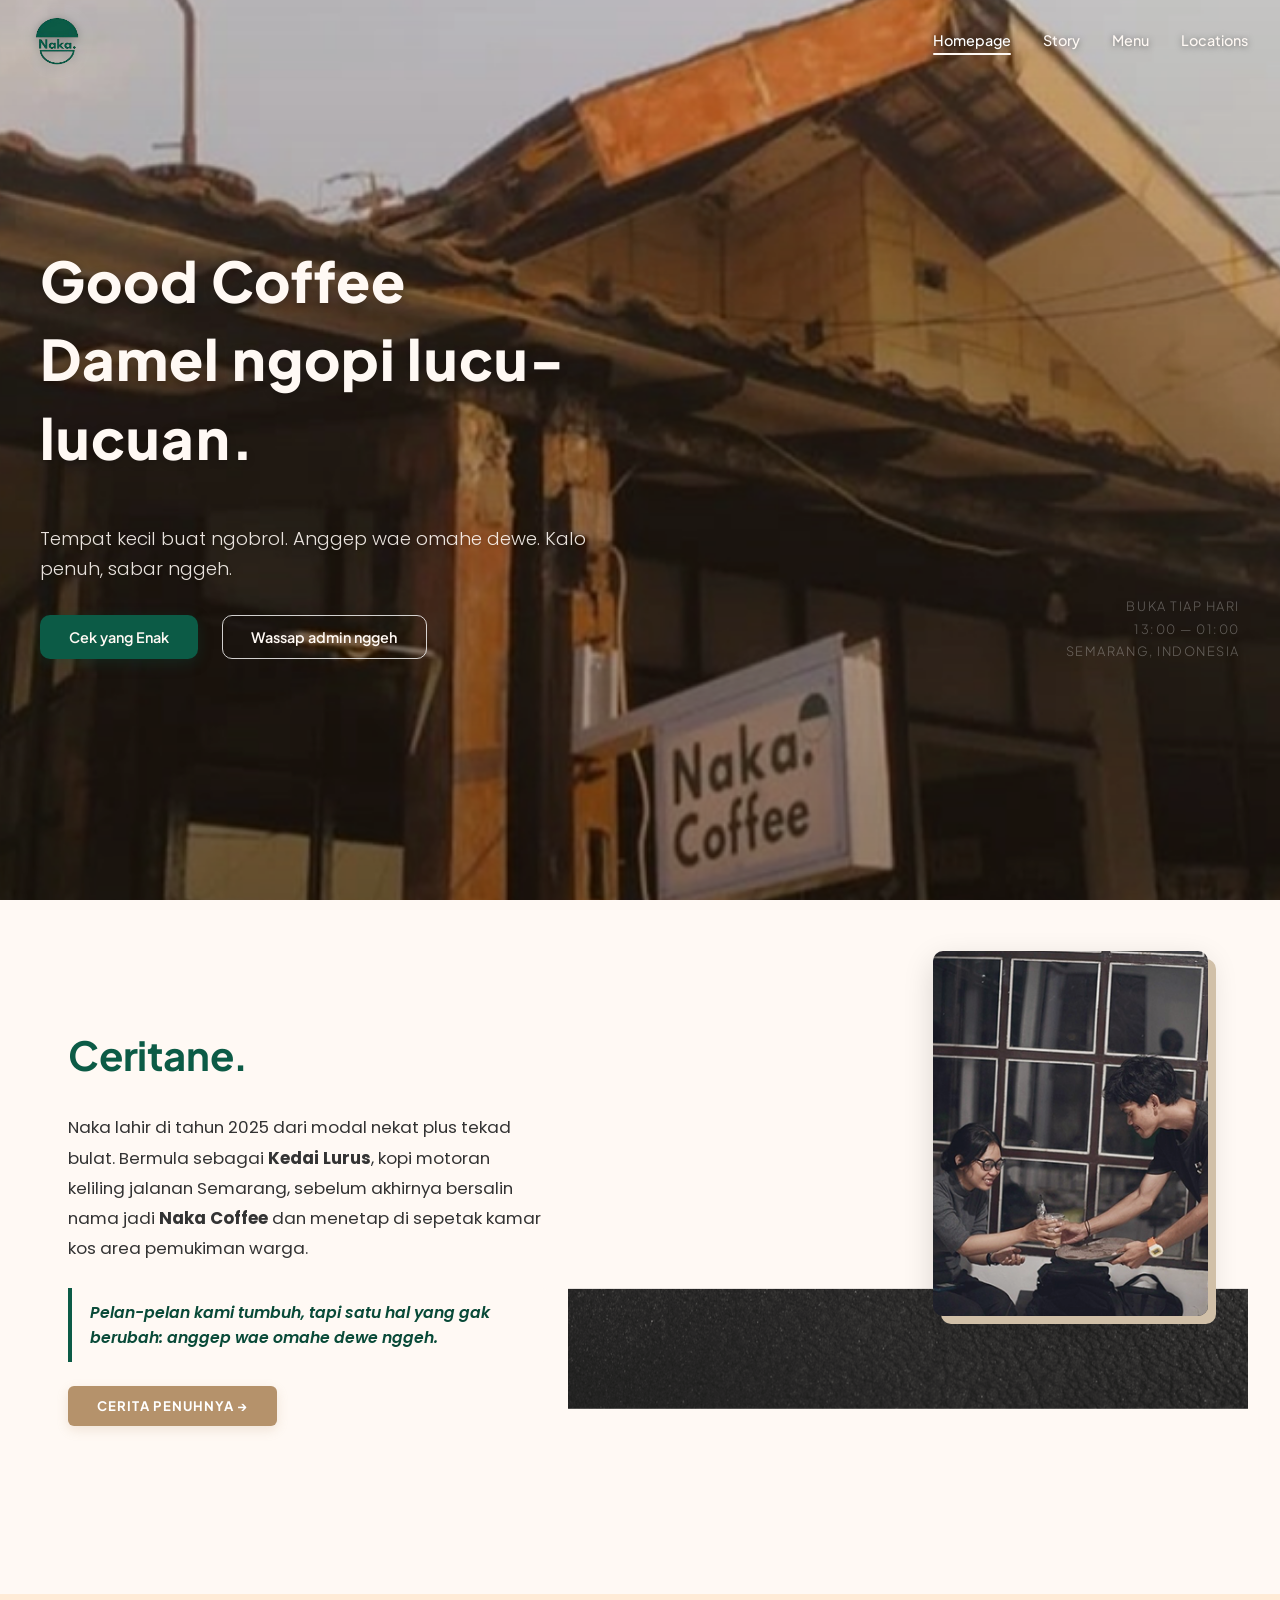
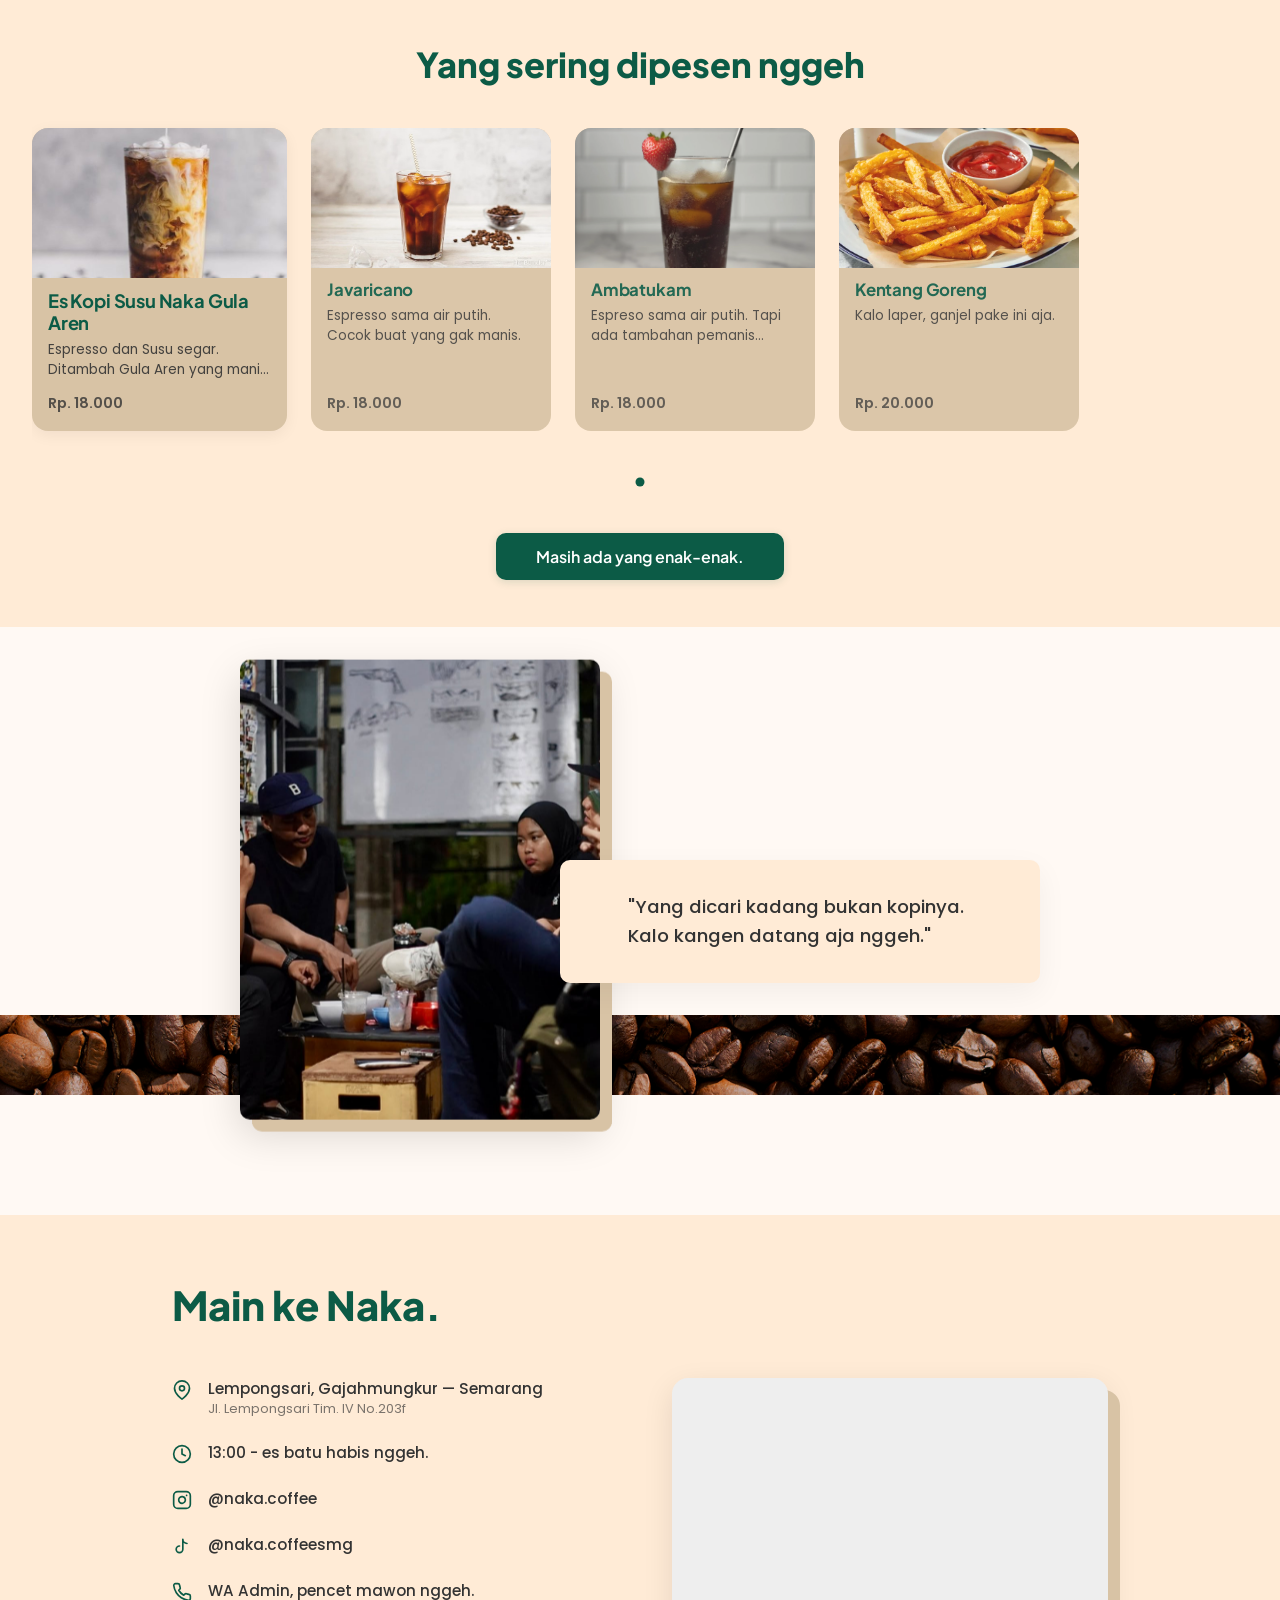
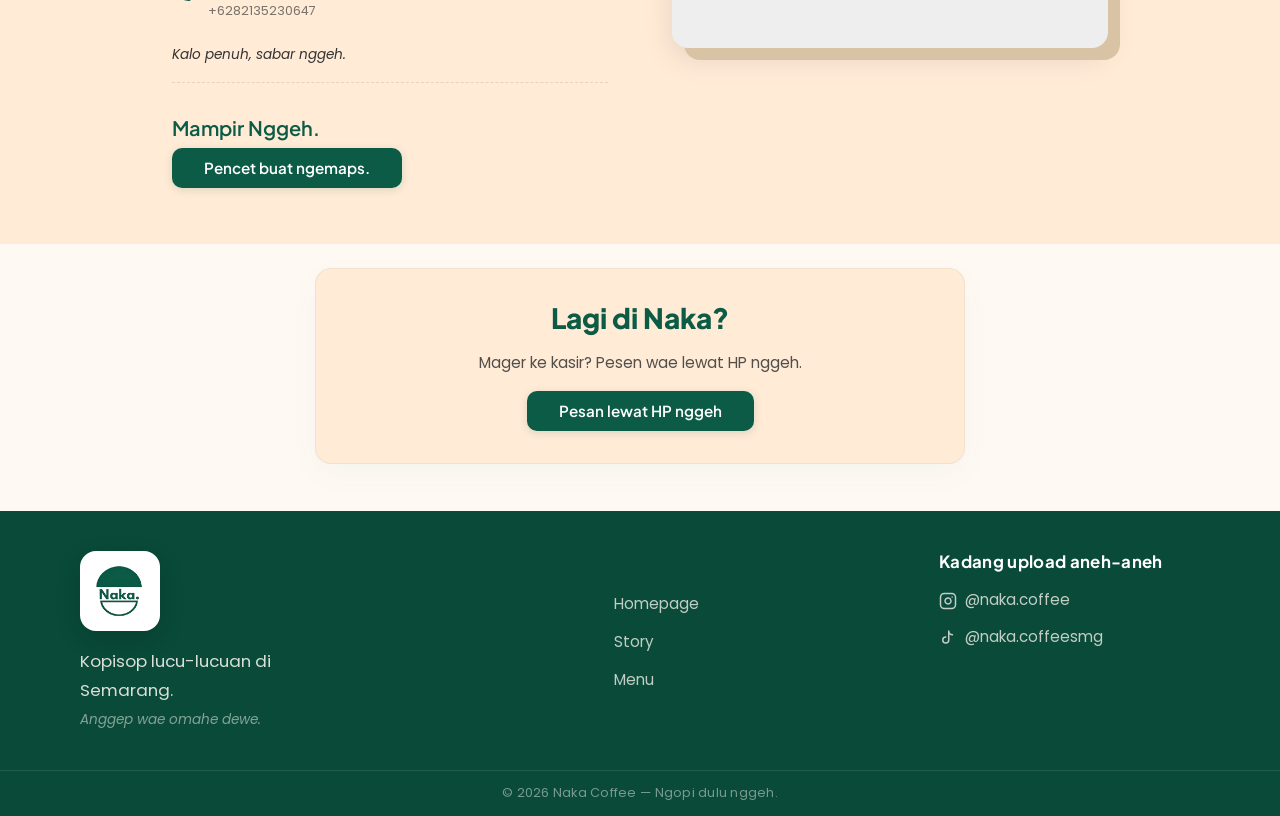
<file: index.html>
<!DOCTYPE html>
<html lang="id">
<head>
  <meta charset="UTF-8">
  <meta name="viewport" content="width=device-width, initial-scale=1.0">

  <meta name="description" content="Naka Coffee — Kopisop lucu-lucuan di Semarang. Tempat nyaman buat ngobrol, ngopi, dan numpang wifi sampai lupa pulang.">

  <title>Naka Coffee — Kopisop Lucu-Lucuan di Semarang</title>

  <link rel="canonical" href="https://nakacoffee.vercel.app/">

  <meta property="og:title" content="Naka Coffee — Kopisop Lucu-Lucuan di Semarang">
  <meta property="og:description" content="Kopisop lucu-lucuan di Semarang. Tempat nyaman buat ngobrol, ngopi, dan numpang wifi sampai lupa pulang.">
  <meta property="og:image" content="https://nakacoffee.vercel.app/assets/images/jumbotron.png">
  <meta property="og:url" content="https://nakacoffee.vercel.app/">
  <meta property="og:type" content="website">
  <meta property="og:locale" content="id_ID">

  <meta name="twitter:card" content="summary_large_image">
  <meta name="twitter:title" content="Naka Coffee — Kopisop Lucu-Lucuan di Semarang">
  <meta name="twitter:description" content="Kopisop lucu-lucuan di Semarang. Tempat nyaman buat ngobrol, ngopi, dan numpang wifi sampai lupa pulang.">
  <meta name="twitter:image" content="https://nakacoffee.vercel.app/assets/images/jumbotron.png">

  <link rel="icon" type="image/png" href="assets/images/favicon.png">

  <link rel="preconnect" href="https://fonts.googleapis.com">
  <link rel="preconnect" href="https://fonts.gstatic.com" crossorigin>
  <link href="https://fonts.googleapis.com/css2?family=Plus+Jakarta+Sans:wght@400;500;600;700;800&family=Poppins:wght@300;400;500;600&display=swap" rel="stylesheet">

  <link rel="stylesheet" href="styles.css">
  <meta name="google-site-verification" content="-7L4Zs4YghrIVbxfoNKdUTlyhTAjP7GDFUBg2Sh0Qq8" />
</head>
<body>

  <!-- ============ NAVBAR ============ -->
  <header class="navbar" id="navbar">
    <nav class="navbar__inner">
      <a href="#" class="navbar__logo" aria-label="Naka Coffee Home">
        <img src="assets/images/logo1.png" alt="Naka Coffee Logo" class="navbar__logo-default">
        <img src="assets/images/logo2.png" alt="Naka Coffee Logo" class="navbar__logo-scrolled">
      </a>

      <ul class="navbar__links" id="nav-links">
        <li class="navbar__mobile-header">
          <img src="assets/images/logo2.png" alt="Naka Coffee">
        </li>
        <li><a href="#hero" class="navbar__link navbar__link--active">Homepage</a></li>
        <li><a href="#story" class="navbar__link">Story</a></li>
        <li><a href="#product" class="navbar__link">Menu</a></li>
        <li><a href="#locations" class="navbar__link">Locations</a></li>
        <li class="navbar__mobile-footer">Kopisop lucu-lucuan di Semarang.</li>
      </ul>

      <button class="navbar__toggle" id="nav-toggle" aria-label="Toggle navigation" aria-expanded="false">
        <span class="navbar__toggle-bar"></span>
        <span class="navbar__toggle-bar"></span>
        <span class="navbar__toggle-bar"></span>
      </button>
    </nav>
  </header>

  <!-- ============ HERO SECTION ============ -->
  <section class="hero" id="hero">
    <div class="hero__overlay"></div>
    <img src="assets/images/jumbotron.png" alt="Naka Coffee ambience" class="hero__bg" data-parallax="0.4">

    <div class="hero__content" data-parallax="0.15">
      <div class="hero__text">
        <h1 class="hero__heading">Good Coffee<br>Damel ngopi lucu-lucuan.</h1>
        <p class="hero__subtitle">Tempat kecil buat ngobrol. Anggep wae omahe dewe. Kalo penuh, sabar nggeh.</p>
        <div class="hero__cta-group">
          <a href="#product" class="hero__cta" id="cta-find-product">Cek yang Enak</a>
          <a href="https://wa.me/6287807047000" rel="noopener noreferrer" target="_blank" class="hero__cta-outline" id="cta-visit-us">Wassap admin nggeh</a>
        </div>
      </div>
      <div class="hero__info-text">
        <span>Buka Tiap Hari</span>
        <span>13:00 &mdash; 01:00</span>
        <span>Semarang, Indonesia</span>
      </div>
    </div>
  </section>

  <!-- ============ OUR STORY SECTION ============ -->
  <section class="story" id="story">
    <div class="story__inner">
      <div class="story__text reveal-on-scroll">
        <h2 class="story__title">Ceritane.</h2>
        <p class="story__body">
          Naka lahir di tahun 2025 dari modal nekat plus tekad bulat. Bermula sebagai <strong>Kedai Lurus</strong>, kopi motoran keliling jalanan Semarang, sebelum akhirnya bersalin nama jadi <strong>Naka Coffee</strong> dan menetap di sepetak kamar kos area pemukiman warga.
        </p>
        <span class="story__body2">Pelan-pelan kami tumbuh, tapi satu hal yang gak berubah: anggep wae omahe dewe nggeh.</span>
        <a href="story.html" class="story__btn" id="btn-full-story">Cerita Penuhnya &rarr;</a>
      </div>

      <div class="story__images">
        <img
          src="assets/images/Accent1.png"
          alt=""
          class="story__img-accent reveal-on-scroll reveal-left"
          data-parallax="-0.1"
          loading="lazy"
          style="transition-delay: 0.2s;"
        >
        <img
          src="assets/images/NakaActivity1.png"
          alt="Suasana pengunjung asik ngobrol di Naka Coffee Semarang"
          class="story__img-main reveal-on-scroll reveal-up"
          loading="lazy"
          style="transition-delay: 0.4s;"
        >
      </div>
    </div>
  </section>

  <!-- ============ PRODUCT SECTION ============ -->
  <section class="product" id="product">
    <div class="product__inner">
      <h2 class="product__title reveal-on-scroll">Yang sering dipesen nggeh</h2>
      
      <div class="product__slider-wrapper reveal-on-scroll reveal-up">
        <div class="product__slider" id="product-slider"></div>
      </div>
      <div class="product__dots" id="product-dots"></div>
      
      <div class="product__actions reveal-on-scroll reveal-up">
        <a href="assets/Menu Naka.pdf" target="_blank" rel="noopener noreferrer" class="btn-primary" aria-label="Lihat menu lainnya">Masih ada yang enak-enak.</a>
      </div>
    </div>
  </section>

  <!-- ============ BREAK SECTION ============ -->
  <section class="break" id="break">
    <img src="assets/images/Accent2.png" alt="" class="break__accent reveal-on-scroll" data-parallax="-0.15" loading="lazy">
    
    <div class="break__inner">
      <img src="assets/images/NakaActivity2.png" alt="Barista Naka Coffee sedang menyiapkan kopi" class="break__img reveal-on-scroll reveal-up" data-parallax="0.05" loading="lazy">
      <div class="break__quote reveal-on-scroll reveal-left" style="transition-delay: 0.2s;">
        <p>"Yang dicari kadang bukan kopinya. Kalo kangen datang aja nggeh."</p>
      </div>
    </div>
  </section>

  <!-- ============ LOCATION & FEEDBACK ============ -->
  <section class="location" id="locations">
    <div class="location__inner">
      <h2 class="location__title reveal-on-scroll">Main ke Naka.</h2>

      <div class="location__grid">
        <div class="location__info reveal-on-scroll reveal-left">
          <ul class="contact-list">
            <li>
              <svg width="20" height="20" fill="none" stroke="currentColor" stroke-width="2" stroke-linecap="round" stroke-linejoin="round" viewBox="0 0 24 24"><path d="M21 10c0 7-9 13-9 13s-9-6-9-13a9 9 0 0 1 18 0z"></path><circle cx="12" cy="10" r="3"></circle></svg>
              <div class="contact-list__content">
                <a href="https://maps.app.goo.gl/NaJeGdJ4hbuuddfY6" target="_blank" class="contact-list__primary">Lempongsari, Gajahmungkur — Semarang</a>
                <span class="contact-list__secondary">Jl. Lempongsari Tim. IV No.203f</span>
              </div>
            </li>
            <li>
              <svg width="20" height="20" fill="none" stroke="currentColor" stroke-width="2" stroke-linecap="round" stroke-linejoin="round" viewBox="0 0 24 24"><circle cx="12" cy="12" r="10"></circle><polyline points="12 6 12 12 16 14"></polyline></svg>
              <div class="contact-list__content">
                <span class="contact-list__primary">13:00 - es batu habis nggeh.</span>
              </div>
            </li>
            <li>
              <svg width="20" height="20" fill="none" stroke="currentColor" stroke-width="2" stroke-linecap="round" stroke-linejoin="round" viewBox="0 0 24 24"><rect x="2" y="2" width="20" height="20" rx="5" ry="5"></rect><path d="M16 11.37A4 4 0 1 1 12.63 8 4 4 0 0 1 16 11.37z"></path><line x1="17.5" y1="6.5" x2="17.51" y2="6.5"></line></svg>
              <div class="contact-list__content">
                <a href="https://www.instagram.com/naka.coffee?igsh=ZnR2Z24wN2Zjd3lz" target="_blank" class="contact-list__primary">@naka.coffee</a>
              </div>
            </li>
            <li>
              <svg width="20" height="20" fill="none" stroke="currentColor" stroke-width="2" stroke-linecap="round" stroke-linejoin="round" viewBox="0 0 24 24"><path d="M9 12a4 4 0 1 0 4 4V4a5 5 0 0 0 5 5"></path></svg>
              <div class="contact-list__content">
                <a href="https://www.tiktok.com/@naka.coffeesmg?_r=1&_t=ZS-954JW2csxDJ" target="_blank" class="contact-list__primary">@naka.coffeesmg</a>
              </div>
            </li>
            <li>
              <svg width="20" height="20" fill="none" stroke="currentColor" stroke-width="2" stroke-linecap="round" stroke-linejoin="round" viewBox="0 0 24 24"><path d="M22 16.92v3a2 2 0 0 1-2.18 2 19.79 19.79 0 0 1-8.63-3.07 19.5 19.5 0 0 1-6-6 19.79 19.79 0 0 1-3.07-8.67A2 2 0 0 1 4.11 2h3a2 2 0 0 1 2 1.72 12.84 12.84 0 0 0 .7 2.81 2 2 0 0 1-.45 2.11L8.09 9.91a16 16 0 0 0 6 6l1.27-1.27a2 2 0 0 1 2.11-.45 12.84 12.84 0 0 0 2.81.7A2 2 0 0 1 22 16.92z"></path></svg>
              <div class="contact-list__content">
                <a href="https://wa.me/6282135230647?text=Halo%20Naka%20Coffe%2C%20Nanya%20dung%2C%20boleh%3F" target="_blank" class="contact-list__primary">WA Admin, pencet mawon nggeh.</a>
                <span class="contact-list__secondary">+6282135230647</span>
              </div>
            </li>
          </ul>
          <p class="location__microcopy reveal-on-scroll">Kalo penuh, sabar nggeh.</p>

          <div class="location__cta reveal-on-scroll reveal-up">
            <h3 class="location__cta-title">Mampir Nggeh.</h3>
            <a href="https://maps.app.goo.gl/NaJeGdJ4hbuuddfY6" target="_blank" rel="noopener noreferrer" class="btn-primary btn-primary--location" aria-label="Buka Google Maps ke lokasi Naka Coffee">Pencet buat ngemaps.</a>
          </div>
        </div>

        <div class="location__map reveal-on-scroll reveal-up">
          <iframe 
            src="https://www.google.com/maps/embed?pb=!1m18!1m12!1m3!1d366.8198239532308!2d110.415025018221!3d-6.997119945966583!2m3!1f0!2f0!3f0!3m2!1i1024!2i768!4f13.1!3m3!1m2!1s0x2e708b31f307bd89%3A0xec95342b54eb924c!2sNaka%20coffee!5e0!3m2!1sid!2sid!4v1774155692115!5m2!1sid!2sid" 
            width="100%" 
            height="100%" 
            style="border:0;" 
            allowfullscreen="" 
            loading="lazy" 
            referrerpolicy="no-referrer-when-downgrade">
          </iframe>
        </div>
      </div>
    </div>
  </section>

  <!-- ============ DIRECT ORDER MINISECTION ============ -->
  <section class="order-direct" id="order-direct">
    <div class="order-direct__inner">
      <div class="order-direct__card reveal-on-scroll reveal-up">
        <h3 class="order-direct__title">Lagi di Naka?</h3>
        <p class="order-direct__desc">Mager ke kasir? Pesen wae lewat HP nggeh.</p>
        <a href="order/" class="btn-primary btn-primary--direct" aria-label="Pesan langsung dari HP">Pesan lewat HP nggeh</a>
      </div>
    </div>
  </section>

  <!-- ============ FOOTER ============ -->
  <footer class="footer">
    <div class="footer__inner">
      <div class="footer__col footer__col--brand">
        <div class="footer__logo">
          <img src="assets/images/logo2.png" alt="Naka Coffee Logo" loading="lazy">
        </div>
        <p class="footer__tagline">Kopisop lucu-lucuan di Semarang.</p>
        <p class="footer__microcopy">Anggep wae omahe dewe.</p>
      </div>
      
      <div class="footer__col">
        <ul>
          <li><a href="#hero">Homepage</a></li>
          <li><a href="#story">Story</a></li>
          <li><a href="#product">Menu</a></li>
        </ul>
      </div>
      
      <div class="footer__col">
        <h3 class="footer__social-heading">Kadang upload aneh-aneh</h3>
        <ul class="footer__social">
          <li>
            <svg width="18" height="18" fill="none" stroke="currentColor" stroke-width="2" stroke-linecap="round" stroke-linejoin="round" viewBox="0 0 24 24" aria-hidden="true"><rect x="2" y="2" width="20" height="20" rx="5" ry="5"></rect><path d="M16 11.37A4 4 0 1 1 12.63 8 4 4 0 0 1 16 11.37z"></path><line x1="17.5" y1="6.5" x2="17.51" y2="6.5"></line></svg>
            <a href="https://www.instagram.com/naka.coffee?igsh=ZnR2Z24wN2Zjd3lz" target="_blank" rel="noopener noreferrer" aria-label="Kunjungi Instagram Naka Coffee">@naka.coffee</a>
          </li>
          <li>
            <svg width="18" height="18" fill="none" stroke="currentColor" stroke-width="2" stroke-linecap="round" stroke-linejoin="round" viewBox="0 0 24 24" aria-hidden="true"><path d="M9 12a4 4 0 1 0 4 4V4a5 5 0 0 0 5 5"></path></svg>
            <a href="https://www.tiktok.com/@naka.coffeesmg?_r=1&_t=ZS-954JW2csxDJ" target="_blank" rel="noopener noreferrer" aria-label="Kunjungi TikTok Naka Coffee">@naka.coffeesmg</a>
          </li>
        </ul>
      </div>
    </div>
    <div class="footer__bottom">
      <p>&copy; 2026 Naka Coffee — Ngopi dulu nggeh.</p>
    </div>
  </footer>


  <!-- Local Business Structured Data -->
  <script type="application/ld+json">
  {
    "@context": "https://schema.org",
    "@type": "CafeOrCoffeeShop",
    "name": "Naka Coffee",
    "image": "https://borgirrax.github.io/naka-landing-page/assets/images/jumbotron.png",
    "description": "Kopisop lucu-lucuan di Semarang. Tempat nyaman buat ngobrol, ngopi, dan numpang wifi sampai lupa pulang.",
    "address": {
      "@type": "PostalAddress",
      "streetAddress": "Jl. Lempongsari Tim. IV No.203f",
      "addressLocality": "Gajahmungkur, Semarang",
      "addressRegion": "Jawa Tengah",
      "addressCountry": "ID"
    },
    "url": "https://borgirrax.github.io/naka-landing-page/",
    "telephone": "+6282135230647",
    "sameAs": [
      "https://www.instagram.com/naka.coffee",
      "https://www.tiktok.com/@naka.coffeesmg"
    ]
  }
  </script>

  <!-- Scripts -->
  <script src="script.js"></script>
</body>
</html>
</file>
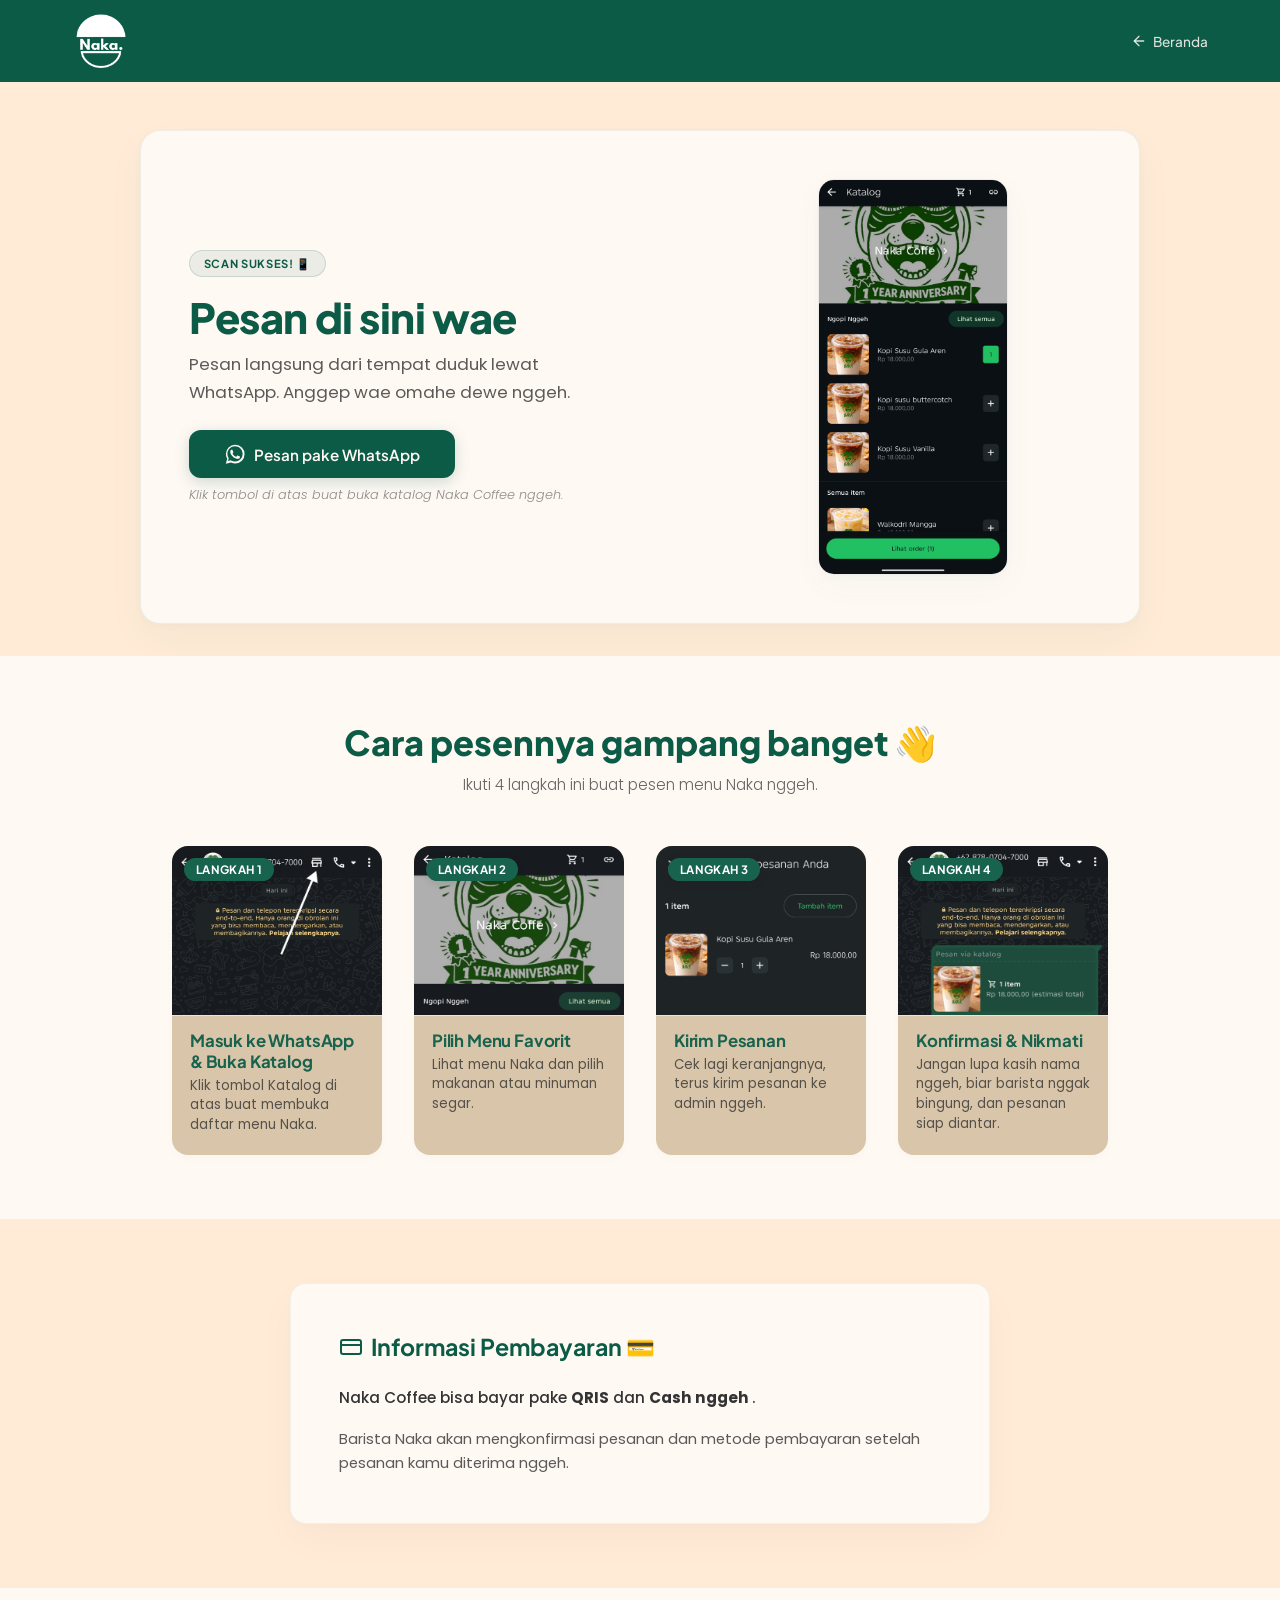
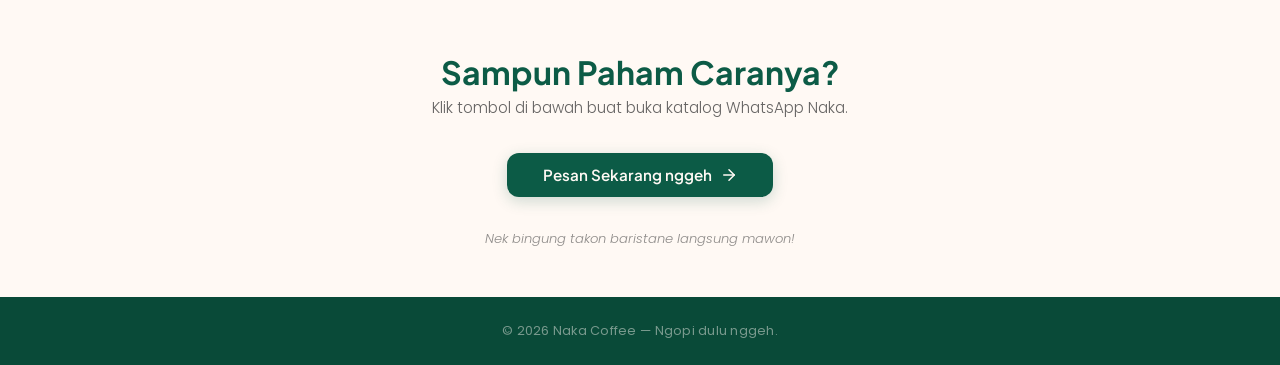
<file: order/index.html>
<!DOCTYPE html>
<html lang="id">
<head>
  <meta charset="UTF-8">
  <meta name="viewport" content="width=device-width, initial-scale=1.0">
  <meta name="description" content="Pesan kopi dan makanan favoritmu di Naka Coffee langsung dari tempat duduk via WhatsApp. Cepat, gampang, tanpa perlu antre ke kasir!">
  <title>Pesan di Sini Wae ☕ — Naka Coffee</title>

  <link rel="icon" type="image/jpeg" href="../assets/images/favicon.png">
  <link rel="preconnect" href="https://fonts.googleapis.com">
  <link rel="preconnect" href="https://fonts.gstatic.com" crossorigin>
  <link href="https://fonts.googleapis.com/css2?family=Plus+Jakarta+Sans:wght@400;500;600;700;800&family=Poppins:wght@300;400;500;600&display=swap" rel="stylesheet">
  <link rel="stylesheet" href="../styles.css">
  <link rel="stylesheet" href="styles.css">
</head>
<body class="order-page">

  <!-- ============ HEADER ============ -->
  <header class="order-header">
    <div class="order-header__inner">
      <a href="../index.html" class="order-header__logo" aria-label="Kembali ke Beranda Naka Coffee">
        <img src="../assets/images/logo_naka_putih.png" alt="Naka Coffee Logo">
      </a>
      <a href="../index.html" class="order-header__back-btn">
        <svg width="16" height="16" fill="none" stroke="currentColor" stroke-width="2" stroke-linecap="round" stroke-linejoin="round" viewBox="0 0 24 24"><line x1="19" y1="12" x2="5" y2="12"></line><polyline points="12 19 5 12 12 5"></polyline></svg>
        <span>Beranda</span>
      </a>
    </div>
  </header>

  <!-- ============ HERO & CTA ============ -->
  <section class="order-hero">
    <div class="order-hero__container">
      <div class="order-hero-card">

        <div class="order-hero-card__content">
          <div class="order-hero__badge">Scan Sukses! 📱</div>
          <h1 class="order-hero__heading">Pesan di sini wae</h1>
          <p class="order-hero__subtitle">Pesan langsung dari tempat duduk lewat WhatsApp. Anggep wae omahe dewe nggeh.</p>

          <div class="order-hero__cta-wrapper">
            <a href="https://wa.me/6287807047000" target="_blank" rel="noopener noreferrer" class="order-btn-cta order-btn-cta--primary">
              <svg width="22" height="22" fill="currentColor" viewBox="0 0 24 24"><path d="M12.031 2a9.965 9.965 0 0 0-9.96 9.96c0 1.838.5 3.568 1.455 5.097l-1.545 5.65 5.792-1.517v-.004c1.427.778 3.037 1.189 4.678 1.19a9.97 9.97 0 0 0 9.96-9.97A9.967 9.967 0 0 0 12.031 2zm0 1.662c4.583 0 8.307 3.725 8.308 8.307a8.304 8.304 0 0 1-8.308 8.308 8.286 8.286 0 0 1-4.225-1.155l-.304-.18-3.14.82.835-3.057-.197-.314a8.277 8.277 0 0 1-1.277-4.422c0-4.582 3.724-8.307 8.308-8.307zm-3.6 3.633c-.22 0-.46.068-.66.19-.203.123-.396.305-.515.524-.223.407-.468.966-.468 1.765 0 1.006.417 2.052.923 2.686.5.63 2.1 3.2 4.694 4.218.62.244 1.1.39 1.474.51.62.197 1.185.167 1.632.1.5-.078 1.546-.632 1.762-1.243.217-.61.217-1.135.152-1.243-.065-.108-.238-.17-.506-.305-.268-.135-1.583-.78-1.826-.867-.244-.087-.42-.132-.6.136-.18.267-.694.868-.85 1.05-.157.18-.314.204-.582.07a7.336 7.336 0 0 1-2.158-1.332 8.084 8.084 0 0 1-1.492-1.854c-.156-.27-.017-.417.118-.552.122-.122.268-.315.402-.472.135-.158.18-.268.27-.45.088-.18.044-.34-.02-.474-.064-.135-.584-1.408-.8-1.928-.21-.51-.442-.44-.603-.448-.156-.007-.336-.007-.516-.007z"/></svg>
              <span>Pesan pake WhatsApp</span>
            </a>
            <p class="order-hero__cta-micro">Klik tombol di atas buat buka katalog Naka Coffee nggeh.</p>
          </div>
        </div>

        <!-- Visual Placeholder (guidance2.png) -->
        <div class="order-hero-card__visual">
          <div class="order-hero-visual-wrapper">
            <img src="../assets/images/guideance2.png" alt="Panduan Pemesanan Naka Coffee" class="order-hero-placeholder-img" loading="lazy">
          </div>
        </div>

      </div>
    </div>
  </section>

  <!-- ============ TUTORIAL ============ -->
  <section class="order-tutorial">
    <div class="order-container">
      <h2 class="order-section-title">Cara pesennya gampang banget 👋</h2>
      <p class="order-section-subtitle">Ikuti 4 langkah ini buat pesen menu Naka nggeh.</p>

      <div class="tutorial-grid">
        <div class="tutorial-card">
          <div class="tutorial-card__badge">Langkah 1</div>
          <div class="tutorial-card__image-wrapper">
            <img src="../assets/images/guideance1.png" alt="Langkah 1: Masuk ke WhatsApp Naka" class="tutorial-screenshot-img zoomable" loading="lazy">
            <div class="tutorial-screenshot-overlay">Klik buat perbesar 🔍</div>
          </div>
          <div class="tutorial-card__content">
            <h3 class="tutorial-card__title">Masuk ke WhatsApp & Buka Katalog</h3>
            <p class="tutorial-card__desc">Klik tombol Katalog di atas buat membuka daftar menu Naka.</p>
          </div>
        </div>

        <div class="tutorial-card">
          <div class="tutorial-card__badge">Langkah 2</div>
          <div class="tutorial-card__image-wrapper">
            <img src="../assets/images/guideance2.png" alt="Langkah 2: Pilih Menu Favorit" class="tutorial-screenshot-img zoomable" loading="lazy">
            <div class="tutorial-screenshot-overlay">Klik buat perbesar 🔍</div>
          </div>
          <div class="tutorial-card__content">
            <h3 class="tutorial-card__title">Pilih Menu Favorit</h3>
            <p class="tutorial-card__desc">Lihat menu Naka dan pilih makanan atau minuman segar.</p>
          </div>
        </div>

        <div class="tutorial-card">
          <div class="tutorial-card__badge">Langkah 3</div>
          <div class="tutorial-card__image-wrapper">
            <img src="../assets/images/guideance3.png" alt="Langkah 3: Kirim Pesanan" class="tutorial-screenshot-img zoomable" loading="lazy">
            <div class="tutorial-screenshot-overlay">Klik buat perbesar 🔍</div>
          </div>
          <div class="tutorial-card__content">
            <h3 class="tutorial-card__title">Kirim Pesanan</h3>
            <p class="tutorial-card__desc">Cek lagi keranjangnya, terus kirim pesanan ke admin nggeh.</p>
          </div>
        </div>

        <div class="tutorial-card">
          <div class="tutorial-card__badge">Langkah 4</div>
          <div class="tutorial-card__image-wrapper">
            <img src="../assets/images/guideance4.png" alt="Langkah 4: Tunggu Konfirmasi" class="tutorial-screenshot-img zoomable" loading="lazy">
            <div class="tutorial-screenshot-overlay">Klik buat perbesar 🔍</div>
          </div>
          <div class="tutorial-card__content">
            <h3 class="tutorial-card__title">Konfirmasi & Nikmati</h3>
            <p class="tutorial-card__desc">Jangan lupa kasih nama nggeh, biar barista nggak bingung, dan pesanan siap diantar.</p>
          </div>
        </div>
      </div>
    </div>
  </section>

  <!-- ============ PAYMENT INFO ============ -->
  <section class="order-payment">
    <div class="order-container">
      <div class="payment-card">
        <div class="payment-card__header">
          <svg class="payment-card__icon" width="24" height="24" fill="none" stroke="currentColor" stroke-width="2" stroke-linecap="round" stroke-linejoin="round" viewBox="0 0 24 24"><rect x="2" y="5" width="20" height="14" rx="2" ry="2"></rect><line x1="2" y1="10" x2="22" y2="10"></line></svg>
          <h2 class="payment-card__title">Informasi Pembayaran 💳</h2>
        </div>
        <p class="payment-card__intro">Naka Coffee bisa bayar pake <strong>QRIS</strong> dan <strong>Cash nggeh </strong>.</p>
        <p class="payment-card__desc">Barista Naka akan mengkonfirmasi pesanan dan metode pembayaran setelah pesanan kamu diterima nggeh.</p>
      </div>
    </div>
  </section>

  <!-- ============ CTA PENUTUP ============ -->
  <section class="order-bottom-cta">
    <div class="order-container">
      <h3 class="order-bottom-cta__heading">Sampun Paham Caranya?</h3>
      <p class="order-bottom-cta__sub">Klik tombol di bawah buat buka katalog WhatsApp Naka.</p>
      
      <a href="https://wa.me/6287807047000" target="_blank" rel="noopener noreferrer" class="order-btn-cta order-btn-cta--secondary">
        <span>Pesan Sekarang nggeh</span>
        <svg width="18" height="18" fill="none" stroke="currentColor" stroke-width="2" stroke-linecap="round" stroke-linejoin="round" viewBox="0 0 24 24"><line x1="5" y1="12" x2="19" y2="12"></line><polyline points="12 5 19 12 12 19"></polyline></svg>
      </a>
      
      <p class="order-bottom-cta__micro">Nek bingung takon baristane langsung mawon!</p>
    </div>
  </section>

  <!-- ============ FOOTER ============ -->
  <footer class="order-footer">
    <p>&copy; 2026 Naka Coffee — Ngopi dulu nggeh.</p>
  </footer>

  <!-- ============ LIGHTBOX ============ -->
  <div id="lightbox" class="lightbox-modal" aria-hidden="true" role="dialog" aria-label="Perbesar Panduan">
    <span class="lightbox-close" id="lightbox-close">&times;</span>
    <img class="lightbox-content" id="lightbox-img" alt="Perbesar Gambar Panduan">
    <div id="lightbox-caption" class="lightbox-caption"></div>
  </div>

  <script src="script.js"></script>
</body>
</html>
</file>
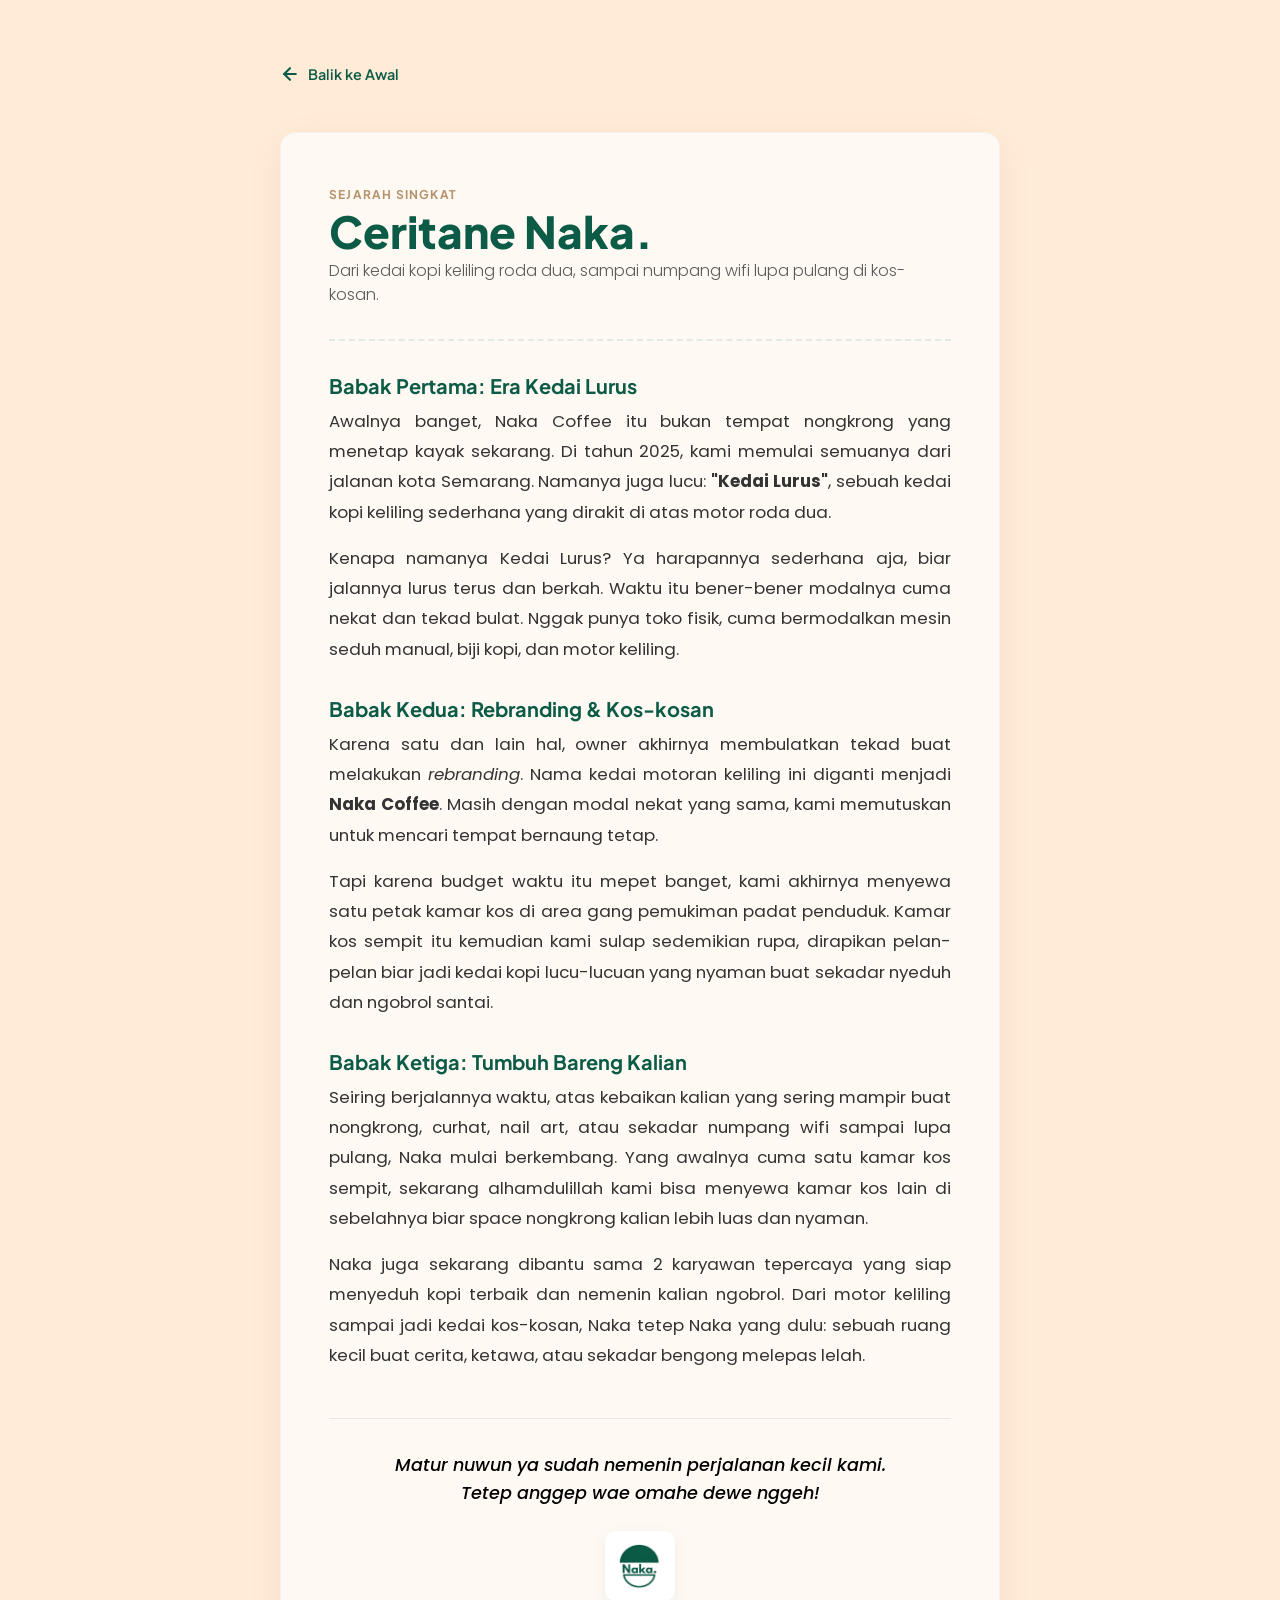
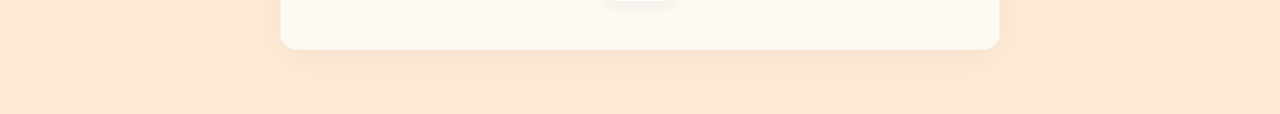
<file: story.html>
<!DOCTYPE html>
<html lang="id">
<head>
  <meta charset="UTF-8">
  <meta name="viewport" content="width=device-width, initial-scale=1.0">
  <meta name="description" content="Kisah perjalanan Naka Coffee dari kedai kopi keliling roda dua hingga menetap di kos-kosan pemukiman warga Semarang.">
  <title>Ceritane Naka — Naka Coffee</title>

  <link rel="icon" type="image/png" href="assets/images/favicon.png">

  <link rel="preconnect" href="https://fonts.googleapis.com">
  <link rel="preconnect" href="https://fonts.gstatic.com" crossorigin>
  <link href="https://fonts.googleapis.com/css2?family=Plus+Jakarta+Sans:wght@400;500;600;700;800&family=Poppins:wght@300;400;500;600&display=swap" rel="stylesheet">

  <link rel="stylesheet" href="styles.css">
</head>
<body class="story-page-body">

  <main class="story-page">
    <div class="story-page__container">
      <a href="index.html" class="story-page__back" aria-label="Kembali ke Beranda">
        <svg width="20" height="20" fill="none" stroke="currentColor" stroke-width="2.5" stroke-linecap="round" stroke-linejoin="round" viewBox="0 0 24 24"><line x1="19" y1="12" x2="5" y2="12"></line><polyline points="12 19 5 12 12 5"></polyline></svg>
        Balik ke Awal
      </a>

      <article class="story-page__content">
        <header class="story-page__header">
          <span class="story-page__meta">Sejarah Singkat</span>
          <h1 class="story-page__title">Ceritane Naka.</h1>
          <p class="story-page__subtitle">Dari kedai kopi keliling roda dua, sampai numpang wifi lupa pulang di kos-kosan.</p>
        </header>

        <section class="story-page__section">
          <h2>Babak Pertama: Era Kedai Lurus</h2>
          <p>
            Awalnya banget, Naka Coffee itu bukan tempat nongkrong yang menetap kayak sekarang. Di tahun 2025, kami memulai semuanya dari jalanan kota Semarang. Namanya juga lucu: <strong>"Kedai Lurus"</strong>, sebuah kedai kopi keliling sederhana yang dirakit di atas motor roda dua. 
          </p>
          <p>
            Kenapa namanya Kedai Lurus? Ya harapannya sederhana aja, biar jalannya lurus terus dan berkah. Waktu itu bener-bener modalnya cuma nekat dan tekad bulat. Nggak punya toko fisik, cuma bermodalkan mesin seduh manual, biji kopi, dan motor keliling.
          </p>
        </section>

        <section class="story-page__section">
          <h2>Babak Kedua: Rebranding & Kos-kosan</h2>
          <p>
            Karena satu dan lain hal, owner akhirnya membulatkan tekad buat melakukan <em>rebranding</em>. Nama kedai motoran keliling ini diganti menjadi <strong>Naka Coffee</strong>. Masih dengan modal nekat yang sama, kami memutuskan untuk mencari tempat bernaung tetap. 
          </p>
          <p>
            Tapi karena budget waktu itu mepet banget, kami akhirnya menyewa satu petak kamar kos di area gang pemukiman padat penduduk. Kamar kos sempit itu kemudian kami sulap sedemikian rupa, dirapikan pelan-pelan biar jadi kedai kopi lucu-lucuan yang nyaman buat sekadar nyeduh dan ngobrol santai.
          </p>
        </section>

        <section class="story-page__section">
          <h2>Babak Ketiga: Tumbuh Bareng Kalian</h2>
          <p>
            Seiring berjalannya waktu, atas kebaikan kalian yang sering mampir buat nongkrong, curhat, nail art, atau sekadar numpang wifi sampai lupa pulang, Naka mulai berkembang. Yang awalnya cuma satu kamar kos sempit, sekarang alhamdulillah kami bisa menyewa kamar kos lain di sebelahnya biar space nongkrong kalian lebih luas dan nyaman.
          </p>
          <p>
            Naka juga sekarang dibantu sama 2 karyawan tepercaya yang siap menyeduh kopi terbaik dan nemenin kalian ngobrol. Dari motor keliling sampai jadi kedai kos-kosan, Naka tetep Naka yang dulu: sebuah ruang kecil buat cerita, ketawa, atau sekadar bengong melepas lelah.
          </p>
        </section>

        <footer class="story-page__footer">
          <p class="story-page__closing">Matur nuwun ya sudah nemenin perjalanan kecil kami. Tetep anggep wae omahe dewe nggeh!</p>
          <div class="story-page__logo-wrap">
            <img src="assets/images/logo2.png" alt="Naka Coffee Logo" class="story-page__logo">
          </div>
        </footer>
      </article>
    </div>
  </main>

</body>
</html>
</file>
<file: styles.css>
:root {

  --color-primary: #0C5B46;
  --color-primary-dark: #094a38;
  --color-background: #FFEBD6;
  --color-background-alt: #FFF9F4;
  --color-text-white: #FFF9F4;
  --color-text-dark: #333333;
  --color-neutral: #8E8E8E;
  --color-accent: #D8C3A5;
  --font-heading: 'Plus Jakarta Sans', sans-serif;
  --font-body: 'Poppins', sans-serif;
  --space-xs: 0.25rem; --space-sm: 0.5rem; --space-md: 1rem;
  --space-lg: 1.5rem; --space-xl: 2rem; --space-2xl: 3rem; --space-3xl: 4rem;
  --radius-sm: 6px; --radius-md: 10px; --radius-lg: 16px; --radius-full: 9999px;
  --transition-fast: 0.2s ease; --transition-normal: 0.35s ease;

  --nav-pad-x: var(--space-xl);
  --logo-def-h: 60px; --logo-scr-h: 52px;
  --hero-h: 100vh; --hero-title-sz: clamp(2rem, 5vw, 3.5rem); --hero-pad: var(--space-xl);
  --story-dir: row; --story-gap: var(--space-3xl); --story-pad-b: 120px;
  --story-txt-align: left; --story-txt-pt: var(--space-xl);
  --story-img-w: 380px; --story-img-h: 440px; --story-img-m: 0;
  --story-acc-l: auto; --story-acc-r: 0; --story-acc-w: 680px; --story-acc-h: 120px;
  --story-main-l: auto; --story-main-r: 40px; --story-main-m: 0; --story-main-w: 275px; --story-main-h: 365px;

  --break-flex-dir: row; --break-img-w: 360px; --break-img-h: 460px;
  --break-quote-ml: -40px; --break-quote-mt: 0; --break-quote-pad: var(--space-xl) var(--space-2xl) var(--space-xl) calc(var(--space-2xl) + 20px);

  --loc-grid: 1fr 1fr; --loc-map-h: 300px; --loc-gap: var(--space-3xl);
  --foot-grid: 2fr 1fr 1fr; --foot-gap: var(--space-3xl);
}

@media (max-width: 768px) {
  :root {
    --logo-def-h: 48px; --logo-scr-h: 44px;
    --hero-h: 80vh; --hero-title-sz: clamp(1.75rem, 7vw, 2.5rem);
    --story-dir: column; --story-gap: var(--space-2xl); --story-pad-b: var(--space-2xl);
    --story-txt-align: left; --story-txt-pt: 0;
    --story-img-w: 100%; --story-img-h: 420px; --story-img-m: 0 auto;
    --story-acc-l: 0; --story-acc-r: auto; --story-acc-w: 100%; --story-acc-h: 100px;
    --story-main-l: 0; --story-main-r: 0; --story-main-m: 0 auto; --story-main-w: 300px; --story-main-h: 380px;

    --break-flex-dir: column; --break-quote-ml: 0; --break-quote-mt: -40px; --break-quote-pad: var(--space-xl);

    --loc-grid: 1fr; --loc-gap: var(--space-2xl);
    --foot-grid: 1fr 1fr; --foot-gap: var(--space-2xl);
  }
  .footer__col--brand { grid-column:1 / -1; display:flex; flex-direction:column; align-items:center; text-align:center; margin-bottom:var(--space-sm); }
  .footer__col--brand p { margin:0 auto; }
  .hero__info-text { position: relative; bottom: auto; right: auto; text-align: left; margin-top: var(--space-xl); opacity: 0.8; }
}

@media (max-width: 480px) {
  :root {
    --nav-pad-x: var(--space-md);
    --logo-def-h: 40px; --logo-scr-h: 38px;
    --hero-h: 70vh; --hero-pad: var(--space-md);
    --story-img-h: 250px; --story-acc-h: 70px;
    --story-main-w: 220px; --story-main-h: 280px;
    
    --break-img-w: 220px; --break-img-h: 320px;
    --break-quote-pad: 1.25rem 1.5rem;
    --break-quote-mt: -50px;
  }
}

*,*::before,*::after { margin:0; padding:0; box-sizing:border-box; }
html { scroll-behavior:smooth; }
section[id] { scroll-margin-top: 110px; }
body { font:400 1rem/1.6 var(--font-body); color:var(--color-text-dark); background:var(--color-background); -webkit-font-smoothing:antialiased; }
a { text-decoration:none; color:inherit; }
ul { list-style:none; }
img { display:block; max-width:100%; height:auto; }

.navbar {
  position:fixed; top:0; left:0; width:100%; z-index:1000; background:transparent;
  transition:background var(--transition-normal), box-shadow var(--transition-normal);
}
.navbar--scrolled { background:var(--color-background-alt); box-shadow:0 2px 20px rgba(0,0,0,0.08); }

.navbar__inner {
  display:flex; align-items:center; justify-content:space-between; margin:0 auto; padding:0 var(--nav-pad-x);
  max-width:1440px; height:82px; transition:all var(--transition-normal);
}
.navbar--scrolled .navbar__inner { max-width:1100px; height:72px; }

.navbar__logo { display:flex; align-items:center; flex-shrink:0; transition:opacity var(--transition-fast); -webkit-tap-highlight-color:transparent; outline:none; }
.navbar__logo:hover { opacity:0.85; }
.navbar__logo img { width:auto; object-fit:contain; transition:opacity var(--transition-normal); }
.navbar__logo-default { display:none; height:var(--logo-def-h); }
.navbar__logo-scrolled { display:block; height:var(--logo-scr-h); filter:drop-shadow(0 2px 6px rgba(0,0,0,0.4)) drop-shadow(0 2px 10px rgba(255,255,255,0.4)); }

.navbar--scrolled .navbar__logo-default { display:block; }
.navbar--scrolled .navbar__logo-scrolled { display:none; }

.navbar__links { display:flex; align-items:center; gap:var(--space-xl); }
.navbar__link {
  font:500 0.9rem var(--font-heading); color:var(--color-text-white); text-shadow:0 1px 6px rgba(0,0,0,0.5);
  position:relative; padding:var(--space-xs) 0; transition:all var(--transition-normal);
}
.navbar__link::after {
  content:''; position:absolute; bottom:-2px; left:0; width:0; height:2px;
  background:var(--color-text-white); border-radius:var(--radius-full); transition:all var(--transition-normal);
}
.navbar__link:hover, .navbar__link--active { color:#fff; text-shadow:0 1px 8px rgba(0,0,0,0.7); }
.navbar__link:hover::after, .navbar__link--active::after { width:100%; }

.navbar--scrolled .navbar__link { color:var(--color-text-dark); text-shadow:none; }
.navbar--scrolled .navbar__link::after { background:var(--color-primary); }
.navbar--scrolled .navbar__link:hover, .navbar--scrolled .navbar__link--active { color:var(--color-primary); text-shadow:none; }
.navbar--scrolled .navbar__link:hover::after, .navbar--scrolled .navbar__link--active::after { background:var(--color-primary); }

.navbar__toggle { display:none; flex-direction:column; gap:5px; background:none; border:none; cursor:pointer; padding:var(--space-sm); z-index:1001; -webkit-tap-highlight-color:transparent; outline:none; }
.navbar__toggle-bar {
  width:24px; height:2px; background:var(--color-text-white); box-shadow:0 1px 4px rgba(0,0,0,0.5); border-radius:var(--radius-full);
  transition:all var(--transition-normal);
}
.navbar--scrolled .navbar__toggle-bar { background:var(--color-text-dark); box-shadow:none; }
.navbar__toggle--open .navbar__toggle-bar:nth-child(1) { transform:translateY(7px) rotate(45deg); }
.navbar__toggle--open .navbar__toggle-bar:nth-child(2) { opacity:0; }
.navbar__toggle--open .navbar__toggle-bar:nth-child(3) { transform:translateY(-7px) rotate(-45deg); }

.navbar__mobile-header, .navbar__mobile-footer { display:none; }

@media (max-width: 768px) {
  .navbar__toggle { display:flex; padding:var(--space-md); }
  .navbar__links {
    position:fixed; top:0; right:-100%; width:78vw; max-width:340px; height:100vh;
    flex-direction:column; align-items:flex-start; gap:var(--space-lg);
    padding:var(--space-2xl) var(--space-2xl);
    background:var(--color-text-white); box-shadow:-8px 0 40px rgba(0,0,0,0.1); 
    transition:right 0.4s cubic-bezier(0.4, 0, 0.2, 1); overflow-y:auto; overflow-x:hidden;
  }
  .navbar__links--open { right:0; }
  
  .navbar__mobile-header { display:block; margin-bottom:var(--space-lg); margin-top:var(--space-sm); }
  .navbar__mobile-header img { height:60px; width:auto; }
  
  .navbar__mobile-footer { display:block; margin-top:auto; font-size:0.85rem; font-style:italic; opacity:0.7; color:var(--color-text-dark); padding-top:var(--space-2xl); }

  .navbar__links .navbar__link { font-size:1.15rem; font-weight:600; color:var(--color-text-dark); text-shadow:none; padding:var(--space-sm) 0; }
  .navbar__links .navbar__link::after { background:var(--color-primary); bottom:-4px; }
  .navbar__links .navbar__link:hover, .navbar__links .navbar__link--active { color:var(--color-primary); }
}

.hero { position:relative; width:100%; min-height:var(--hero-h); display:flex; align-items:center; justify-content:center; overflow:hidden; padding: 0 var(--nav-pad-x); }
.hero__bg { position:absolute; top:-15%; left:0; width:100%; height:130%; object-fit:cover; object-position:center; will-change:transform; }
.hero__overlay { position:absolute; inset:0; background:linear-gradient(180deg, rgba(0,0,0,0.15) 0%, rgba(0,0,0,0.4) 100%); z-index:1; }
.hero__content { position:relative; z-index:2; text-align:left; padding:var(--hero-pad) 0; width:100%; max-width:1200px; animation:heroFadeIn 1s ease-out both; }
.hero__text { max-width: 650px; }
.hero__info-text {
  position:absolute; bottom:var(--hero-pad); right:0; text-align:right;
  display:flex; flex-direction:column; gap:0.4rem;
  font:300 0.8rem var(--font-heading); text-transform:uppercase; letter-spacing:0.12em;
  color:#fff; opacity:0.3;
}
.hero__heading { font:800 var(--hero-title-sz)/1.2 var(--font-heading); color:var(--color-text-white); margin-bottom:var(--space-2xl); letter-spacing:0.02em; text-shadow:0 2px 10px rgba(0,0,0,0.2); max-width: 650px; line-height: 140%; }
.hero__subtitle { font:300 clamp(0.95rem, 1.8vw, 1.15rem)/1.6 var(--font-body); color:var(--color-text-white); margin-bottom:var(--space-xl); opacity:0.9; text-shadow:0 1px 6px rgba(0,0,0,0.2); max-width: 550px; }
.hero__cta-group { display: flex; gap: 1.5rem; flex-wrap: wrap; }
.hero__cta {
  display:inline-flex; align-items:center; justify-content:center; font:600 0.9rem var(--font-heading); color:var(--color-text-white); background:var(--color-primary);
  padding:0.75rem 1.8rem; border-radius:var(--radius-md); box-shadow:0 4px 15px rgba(12,91,70,0.25); transition:all var(--transition-fast);
}
.hero__cta:hover { background:var(--color-primary-dark); transform:translateY(-2px); box-shadow:0 6px 20px rgba(12,91,70,0.4); }
.hero__cta:active { transform:translateY(0); }
.hero__cta-outline {
  display:inline-flex; align-items:center; justify-content:center; font:600 0.9rem var(--font-heading); color:var(--color-text-white); background:transparent;
  padding:0.75rem 1.8rem; border-radius:var(--radius-md); border:1px solid rgba(255,255,255,0.8); transition:all var(--transition-fast);
}
.hero__cta-outline:hover { background:rgba(255,255,255,0.1); border-color:#fff; transform:translateY(-2px); }
.hero__cta-outline:active { transform:translateY(0); }

.story { background:var(--color-background-alt); padding:calc(var(--space-3xl) * 0.8) 0 0; overflow:hidden; }
.story__inner {
  position:relative; display:flex; flex-direction:var(--story-dir); align-items:flex-start; gap:var(--story-gap);
  max-width:1280px; margin:0 auto; padding:0 var(--space-xl) var(--story-pad-b);
}
.story__text { flex:1; min-width:0; padding:var(--story-txt-pt) 0 var(--space-2xl) 3%; position:relative; z-index:2; text-align:var(--story-txt-align); margin-top: 2rem;}
.story__title { font:700 clamp(1.75rem, 3.5vw, 2.5rem) var(--font-heading); color:var(--color-primary); margin-bottom:var(--space-xl); letter-spacing:-0.01em; margin-top: 0.9rem; }
.story__body { font-size:1.05rem; color:var(--color-text-dark); max-width:480px; line-height:1.8; }
.story__body2 {
  display: block;
  font-size: 0.98rem;
  color: var(--color-primary-dark);
  max-width: 480px;
  line-height: 1.6;
  font-weight: 600;
  font-style: italic;
  margin-top: 24px;
  padding: 12px 18px;
  background: rgba(255, 249, 244, 0.82);
  border-left: 4px solid var(--color-primary);
  border-radius: 0 6px 6px 0;
  backdrop-filter: blur(4px);
  position: relative;
  z-index: 3;
}
.story__btn {
  display: inline-flex;
  align-items: center;
  justify-content: center;
  gap: 0.5rem;
  background-color: #B5926B;
  color: #FFFFFF;
  font: 700 0.82rem/1 var(--font-heading);
  text-transform: uppercase;
  letter-spacing: 0.08em;
  padding: 0.85rem 1.8rem;
  border-radius: var(--radius-sm);
  transition: background-color var(--transition-fast), transform var(--transition-fast), box-shadow var(--transition-fast);
  margin-top: var(--space-lg);
  box-shadow: 0 4px 12px rgba(181, 146, 107, 0.2);
  cursor: pointer;
  position: relative;
  z-index: 3;
}
.story__btn:hover {
  background-color: #9C7853;
  transform: translateY(-2px);
  box-shadow: 0 6px 18px rgba(181, 146, 107, 0.35);
}
.story__btn:active {
  transform: translateY(0);
}

.story__images { flex-shrink:0; position:relative; width:var(--story-img-w); height:var(--story-img-h); margin:var(--story-img-m); }
.story__img-accent {
  position:absolute; bottom:0; z-index:1; object-fit:cover; object-position:center;
  left:var(--story-acc-l); right:var(--story-acc-r); width:var(--story-acc-w); max-width:none; height:var(--story-acc-h); opacity: 0.3;mix-blend-mode: multiply; filter: contrast(0.8);
}
.story__img-main {
  position:absolute; top:0; z-index:2; object-fit:cover; border-radius:var(--radius-md); box-shadow:8px 8px 0px var(--color-accent),0 10px 30px rgba(0,0,0,0.15);
  left:var(--story-main-l); right:var(--story-main-r); margin:var(--story-main-m); width:var(--story-main-w); height:var(--story-main-h);
  filter: contrast(0.95) saturate(0.85);
}

.product { background:var(--color-background); padding:var(--space-2xl) 0; overflow:hidden; }
.product__inner { max-width:1280px; margin:0 auto; padding:0 var(--nav-pad-x); text-align:center; }
.product__title { font:800 clamp(1.75rem, 3.5vw, 2.15rem) var(--font-heading); color:var(--color-primary); margin-bottom:var(--space-xl); }

.product__slider-wrapper { position:relative; width:100%; }
.product__slider {
  display:flex; gap:var(--space-lg); overflow-x:auto; scroll-snap-type:x mandatory; scroll-behavior:smooth;
  padding:10px 0 var(--space-md); cursor:grab; -ms-overflow-style:none; scrollbar-width:none;
}
.product__slider::-webkit-scrollbar { display:none; }
.product__slider:active { cursor:grabbing; }

.product-card {
  flex:0 0 240px; scroll-snap-align:center; background:var(--color-accent); border-radius:var(--radius-lg);
  overflow:hidden; text-align:left; display:flex; flex-direction:column; position:relative;
  transition:all var(--transition-normal); user-select:none; opacity: 0.9;
}
.product-card--featured { flex:0 0 255px; opacity: 1; box-shadow:0 4px 15px rgba(0,0,0,0.06); }
.product-card:hover { transform:translateY(-5px); box-shadow:0 10px 20px rgba(0,0,0,0.1); opacity: 1; }
.product-card__img { width:100%; height:140px; object-fit:cover; pointer-events:none; }
.product-card--featured .product-card__img { height:150px; }
.product-card__badge { position:absolute; top:12px; left:12px; background:var(--color-primary); color:#fff; padding:4px 12px; font:700 0.75rem var(--font-heading); border-radius:var(--radius-full); z-index:2; box-shadow:0 2px 8px rgba(0,0,0,0.15); letter-spacing:0.02em; text-transform:uppercase; }
.product-card__content { padding:12px 16px 16px; flex:1; display:flex; flex-direction:column; justify-content: flex-start; }
.product-card__title { font:700 1.05rem var(--font-heading); color:var(--color-primary); margin-bottom:6px; line-height:1.2; letter-spacing: -0.01em; }
.product-card--featured .product-card__title { font-size: 1.15rem; }
.product-card__desc { font-size:0.85rem; color:var(--color-text-dark); margin-bottom:12px; line-height:1.45; display:-webkit-box; -webkit-line-clamp:2; line-clamp:2; -webkit-box-orient:vertical; overflow:hidden; opacity:0.9; }
.product-card__price { font-weight:600; color:var(--color-text-dark); margin-top:auto; font-size: 0.9rem; opacity: 0.8; }

.product__dots { display:flex; justify-content:center; gap:10px; margin:var(--space-xl) 0 var(--space-2xl); align-items: center; }
.dot { width:6px; height:6px; border-radius:50%; background:var(--color-neutral); opacity: 0.4; cursor:pointer; transition:all var(--transition-fast); }
.dot.active { background:var(--color-primary); opacity: 1; transform: scale(1.5); }

.btn-primary {
  display:inline-block; font:600 1rem var(--font-heading); color:#fff; background:var(--color-primary);
  padding:0.8rem 2.5rem; border-radius:var(--radius-md); box-shadow:0 2px 8px rgba(12,91,70,0.15); transition:all var(--transition-fast);
}
.btn-primary:hover { background:var(--color-primary-dark); transform:translateY(-2px); box-shadow:0 4px 12px rgba(12,91,70,0.2); }

.break { position:relative; width:100%; padding:var(--space-3xl) 0; display:flex; align-items:center; background:var(--color-background-alt); overflow:hidden; }
.break__accent { position:absolute; top:50%; left:0; width:100%; height:80px; object-fit:cover; object-position:top; transform:translateY(-50%); z-index:1; }
.break__inner { position:relative; z-index:2; max-width:1000px; width:100%; margin:0 auto; padding:0 var(--nav-pad-x); display:flex; flex-direction:var(--break-flex-dir); align-items:center; justify-content:center; }
.break__img { width:var(--break-img-w); height:var(--break-img-h); object-fit:cover; border-radius:var(--radius-md); box-shadow:12px 12px 0px var(--color-accent), 0 15px 40px rgba(0,0,0,0.15); z-index:3; position:relative; }
.break__quote { background:var(--color-background); padding:var(--break-quote-pad); border-radius:var(--radius-md); max-width:480px; box-shadow:0 10px 30px rgba(0,0,0,0.05); margin-left:var(--break-quote-ml); margin-top:var(--break-quote-mt); z-index:4; position:relative; width:90%; }
.break__quote p { font:500 clamp(0.95rem, 3.5vw, 1.15rem)/1.6 var(--font-body); color:var(--color-text-dark); }

.location { background:var(--color-background); padding:var(--space-3xl) 0 var(--space-lg); }
.location__inner { max-width:1000px; margin:0 auto; padding:0 var(--nav-pad-x); }
.location__title { font:800 clamp(2rem, 4vw, 2.5rem) var(--font-heading); color:var(--color-primary); margin-bottom:var(--space-2xl); }

.location__grid { display:grid; grid-template-columns:var(--loc-grid); gap:var(--loc-gap); align-items:center; margin-bottom:var(--space-xl); }
.contact-list { display:flex; flex-direction:column; gap:var(--space-lg); margin-bottom:var(--space-lg); }
.contact-list li { display:flex; align-items:flex-start; gap:var(--space-md); color:var(--color-text-dark); }
.contact-list__content { display:flex; flex-direction:column; gap:2px; }
.contact-list__primary { font-size:0.95rem; font-weight:500; line-height:1.4; color:var(--color-text-dark); transition:color var(--transition-fast); }
.contact-list__secondary { font-size:0.8rem; opacity:0.65; font-weight:400; line-height:1.3; }
.contact-list a.contact-list__primary:hover { color:var(--color-primary); }
.contact-list svg { flex-shrink:0; color:var(--color-primary); margin-top:2px; }

.location__microcopy { font-size:0.85rem; font-style:italic; opacity:0.6; color:var(--color-text-dark); }

.location__map { width:100%; height:270px; border-radius:var(--radius-lg); overflow:hidden; box-shadow:12px 12px 0px var(--color-accent), 0 10px 30px rgba(0,0,0,0.1); background:#eee; align-self:start; }

.location__cta { text-align:left; padding-top:var(--space-xl); margin-top:var(--space-md); border-top:1px dashed rgba(0,0,0,0.1); }
.location__cta-title { font:600 1.25rem var(--font-heading); color:var(--color-primary); margin-bottom:var(--space-sm); }
.btn-primary--location { border-radius:var(--radius-md); padding:0.65rem 2rem; font-size:0.95rem; box-shadow:0 2px 8px rgba(12,91,70,0.15); }

/* ---------- Direct Order Minisection ---------- */
.order-direct {
  background: var(--color-background-alt);
  padding: var(--space-lg) 0 var(--space-2xl);
  text-align: center;
}
.order-direct__inner {
  max-width: 1000px;
  margin: 0 auto;
  padding: 0 var(--nav-pad-x);
}
.order-direct__card {
  background: var(--color-background);
  border-radius: var(--radius-lg);
  padding: var(--space-xl) var(--space-2xl);
  max-width: 650px;
  margin: 0 auto;
  border: 1px solid rgba(12, 91, 70, 0.06);
  box-shadow: 0 10px 30px rgba(12, 91, 70, 0.04);
  display: flex;
  flex-direction: column;
  align-items: center;
  gap: var(--space-md);
  transition: transform var(--transition-normal);
}
.order-direct__card:hover {
  transform: translateY(-2px);
}
.order-direct__title {
  font: 800 clamp(1.4rem, 3vw, 1.75rem)/1.2 var(--font-heading);
  color: var(--color-primary);
}
.order-direct__desc {
  font: 400 clamp(0.88rem, 1.8vw, 0.95rem)/1.6 var(--font-body);
  color: var(--color-text-dark);
  max-width: 480px;
  opacity: 0.85;
}
.order-direct__action {
  display: flex;
  flex-direction: column;
  align-items: center;
  gap: var(--space-xs);
  margin-top: var(--space-xs);
}
.btn-primary--direct {
  padding: 0.65rem 2rem;
  font-size: 0.95rem;
  border-radius: var(--radius-md);
  display: inline-block;
  font-weight: 600;
  font-family: var(--font-heading);
}
.order-direct__micro {
  font-size: 0.78rem;
  opacity: 0.55;
  font-style: italic;
  color: var(--color-text-dark);
  margin-top: 4px;
}

.footer { background:var(--color-primary-dark); color:var(--color-text-white); position:relative; overflow:hidden; }
.footer__inner { max-width:1280px; margin: 0 auto; padding: 40px 80px; display:grid; grid-template-columns:1.8fr 1fr 1fr; gap:var(--space-3xl); align-items:start; }

.footer__logo { display:inline-flex; align-items:center; justify-content:center; width:80px; height:80px; background:#fff; border-radius:var(--radius-lg); margin-bottom:var(--space-md); box-shadow:0 8px 24px rgba(0,0,0,0.15); transition:transform var(--transition-normal), box-shadow var(--transition-normal); }
.footer__logo:hover { transform:translateY(-4px) rotate(-3deg); box-shadow:0 12px 30px rgba(0,0,0,0.25), 0 0 15px rgba(255,255,255,0.1); }
.footer__logo img { height:56px; width:auto; object-fit:contain; }
.footer__tagline { font-size:1.05rem; opacity:0.85; max-width:280px; line-height:1.7; color:#FFF9F4; }
.footer__microcopy { font-size:0.85rem; opacity:0.5; font-style:italic; margin-top:var(--space-xs); color:#FFF9F4; }

.footer__col h3, .footer__social-heading { font:700 1.05rem var(--font-heading); margin-bottom:var(--space-md); color:#fff; letter-spacing:0.02em; }
.footer__col:nth-child(2) ul { margin-top: 2.5rem; }
.footer__col ul { display:flex; flex-direction:column; gap:12px; }
.footer__col a { font-size:0.95rem; opacity:0.75; transition:all var(--transition-fast); display:inline-block; }
.footer__col a:hover { opacity:1; transform:translateX(4px); text-decoration:none; text-shadow:0 0 10px rgba(255,255,255,0.2); }

.footer__social li { display:flex; align-items:center; gap:var(--space-sm); }
.footer__social svg { opacity:0.75; transition:all var(--transition-fast); }
.footer__social li:hover svg { opacity:1; transform:scale(1.1); }

.footer__bottom { text-align:center; padding:12px; border-top:1px solid rgba(255,255,255,0.1); }
.footer__bottom p { font-size:0.8rem; opacity:0.45; letter-spacing:0.02em; }

@keyframes heroFadeIn { from{opacity:0; transform:translateY(30px);} to{opacity:1; transform:translateY(0);} }
.reveal-on-scroll { opacity:0; transform:translateY(30px); transition:all 0.8s cubic-bezier(0.5, 0, 0, 1); will-change:opacity, transform; }
.reveal-left { transform:translateX(-40px); }
.reveal-up { transform:translateY(40px); }
.reveal-on-scroll.is-visible { opacity:1; transform:translate(0); }

/* ============ STORY PAGE ============ */
.story-page-body {
  background: var(--color-background);
  min-height: 100vh;
  padding: var(--space-3xl) var(--space-xl);
}
.story-page {
  max-width: 720px;
  margin: 0 auto;
  animation: heroFadeIn 0.8s ease-out;
}
.story-page__container {
  display: flex;
  flex-direction: column;
  gap: var(--space-2xl);
}
.story-page__back {
  display: inline-flex;
  align-items: center;
  gap: var(--space-sm);
  font: 600 0.9rem var(--font-heading);
  color: var(--color-primary);
  align-self: flex-start;
  transition: transform var(--transition-fast), color var(--transition-fast);
  cursor: pointer;
}
.story-page__back svg {
  transition: transform var(--transition-fast);
}
.story-page__back:hover {
  color: var(--color-primary-dark);
}
.story-page__back:hover svg {
  transform: translateX(-4px);
}
.story-page__content {
  background: var(--color-background-alt);
  padding: var(--space-2xl) var(--space-2xl);
  border-radius: var(--radius-lg);
  box-shadow: 0 10px 40px rgba(0, 0, 0, 0.05);
  border: 1px solid rgba(12, 91, 70, 0.04);
}
.story-page__header {
  border-bottom: 2px dashed rgba(12, 91, 70, 0.1);
  padding-bottom: var(--space-xl);
  margin-bottom: var(--space-xl);
}
.story-page__meta {
  display: inline-block;
  font: 700 0.75rem var(--font-heading);
  text-transform: uppercase;
  letter-spacing: 0.1em;
  color: #B5926B;
  margin-bottom: var(--space-xs);
}
.story-page__title {
  font: 800 clamp(2rem, 5vw, 2.75rem)/1.1 var(--font-heading);
  color: var(--color-primary);
  margin-bottom: var(--space-xs);
}
.story-page__subtitle {
  font: 300 1rem/1.5 var(--font-body);
  color: var(--color-text-dark);
  opacity: 0.8;
}
.story-page__section {
  margin-bottom: var(--space-xl);
}
.story-page__section h2 {
  font: 700 1.25rem var(--font-heading);
  color: var(--color-primary);
  margin-bottom: var(--space-sm);
}
.story-page__section p {
  font: 400 1.05rem/1.8 var(--font-body);
  color: var(--color-text-dark);
  margin-bottom: var(--space-md);
  text-align: justify;
}
.story-page__section p:last-child {
  margin-bottom: 0;
}
.story-page__footer {
  margin-top: var(--space-2xl);
  padding-top: var(--space-xl);
  border-top: 1px solid rgba(0, 0, 0, 0.08);
  display: flex;
  flex-direction: column;
  align-items: center;
  gap: var(--space-lg);
  text-align: center;
}
.story-page__closing {
  font: 500 1.1rem/1.6 var(--font-body);
  color: #000000;
  font-style: italic;
  max-width: 500px;
}
.story-page__logo-wrap {
  width: 70px;
  height: 70px;
  background: #fff;
  border-radius: var(--radius-md);
  display: flex;
  align-items: center;
  justify-content: center;
  box-shadow: 0 4px 15px rgba(0,0,0,0.06);
}
.story-page__logo {
  height: 48px;
  width: auto;
}

@media (max-width: 768px) {
  .story-page-body {
    padding: var(--space-xl) var(--space-md);
  }
  .story-page__content {
    padding: var(--space-xl) var(--space-md);
  }
}


@media (max-width:480px) {
  /* Responsive Footer */
  .footer__inner { 
    grid-template-columns: 1fr; 
    padding: var(--space-2xl) var(--space-lg); 
    gap: var(--space-2xl); 
    text-align: center; 
  }
  .footer__col { display: flex; flex-direction: column; align-items: center; width: 100%; }
  .footer__tagline { margin: 0 auto; max-width: 260px; }
  .footer__microcopy { margin: var(--space-xs) auto 0 auto; }
  
  .footer__col:nth-child(2) ul { margin-top: 0; }
  .footer__col ul { align-items: center; width: 100%; }
  
  .footer__social { width: 100%; }
  .footer__social li { justify-content: center; flex-wrap: wrap; }
  .footer__social a { font-size: 0.9rem; max-width: 100%; word-break: break-word; }
  
  .footer__bottom { padding: var(--space-lg) var(--space-md); }
  .footer__bottom p { font-size: 0.75rem; line-height: 1.5; }

  .order-direct {
    padding: var(--space-xl) 0;
  }
  .order-direct__card {
    padding: var(--space-lg) var(--space-md);
  }
}
</file>
<file: order/styles.css>
/* ============================================================
   NAKA COFFEE — /order Styles
   Visual language: warm, premium, modern, minimal
   Reference: Landing page Hero, Product, Story, Location sections
   ============================================================ */

/* ---------- Core Layout ---------- */
body.order-page {
  background-color: var(--color-background);
  color: var(--color-text-dark);
  font-family: var(--font-body);
  display: flex;
  flex-direction: column;
  min-height: 100vh;
  padding-top: 70px;
}

/* ---------- Header (User Design — Preserved) ---------- */
.order-header {
  position: fixed;
  top: 0;
  left: 0;
  width: 100%;
  height: 70px;
  background-color: #0C5B46;
  z-index: 100;
  border-bottom: none;
}
.order-header__inner {
  max-width: 1200px;
  height: 100%;
  margin: 0 auto;
  padding: 0 var(--space-xl);
  display: flex;
  align-items: center;
  justify-content: space-between;
}
.order-header__logo {
  display: flex;
  align-items: center;
  height: 100%;
}
.order-header__logo img {
  height: 60px;
  width: auto;
  transition: opacity var(--transition-fast);
}
.order-header__logo:hover img {
  opacity: 0.85;
}
.order-header__back-btn {
  display: inline-flex;
  align-items: center;
  gap: 6px;
  font: 500 0.85rem var(--font-heading);
  color: rgba(255, 249, 244, 0.85);
  padding: 0.4rem 0;
  transition: all var(--transition-fast);
  position: relative;
}
.order-header__back-btn::after {
  content: '';
  position: absolute;
  bottom: 0;
  left: 0;
  width: 0;
  height: 1.5px;
  background: var(--color-text-white);
  border-radius: var(--radius-full);
  transition: width var(--transition-normal);
}
.order-header__back-btn:hover {
  color: #fff;
}
.order-header__back-btn:hover::after {
  width: 100%;
}

/* ---------- Hero Section ---------- */
.order-hero {
  padding: var(--space-2xl) var(--space-xl) var(--space-xl);
}
.order-hero__container {
  max-width: 1000px;
  margin: 0 auto;
}

/* Hero Card — styled like product layout with premium soft shadows and thin border */
.order-hero-card {
  background-color: var(--color-background-alt);
  border-radius: 20px;
  padding: clamp(var(--space-lg), 4vw, var(--space-2xl));
  display: grid;
  grid-template-columns: 1fr;
  gap: var(--space-xl);
  align-items: center;
  border: 1px solid rgba(12, 91, 70, 0.08);
  box-shadow: 
    0 15px 40px rgba(12, 91, 70, 0.04),
    0 2px 10px rgba(0, 0, 0, 0.02);
}
.order-hero-card__content {
  display: flex;
  flex-direction: column;
  align-items: flex-start;
}
.order-hero__badge {
  display: inline-block;
  background-color: rgba(12, 91, 70, 0.08);
  color: var(--color-primary);
  font: 700 0.7rem var(--font-heading);
  padding: 0.3rem 0.85rem;
  border-radius: var(--radius-full);
  text-transform: uppercase;
  letter-spacing: 0.06em;
  margin-bottom: var(--space-md);
  border: 1px solid rgba(12, 91, 70, 0.15);
}
.order-hero__heading {
  font: 800 clamp(2rem, 5vw, 2.6rem)/1.2 var(--font-heading);
  color: var(--color-primary);
  margin-bottom: var(--space-sm);
  letter-spacing: -0.01em;
}
.order-hero__subtitle {
  font: 400 clamp(0.95rem, 1.8vw, 1.05rem)/1.65 var(--font-body);
  color: var(--color-text-dark);
  opacity: 0.8;
  max-width: 440px;
  margin-bottom: var(--space-lg);
}

/* CTA Wrapper */
.order-hero__cta-wrapper {
  width: 100%;
}
.order-hero__cta-micro {
  font: 300 0.8rem var(--font-body);
  color: var(--color-text-dark);
  opacity: 0.55;
  margin-top: var(--space-sm);
  font-style: italic;
}

/* ---------- CTA Buttons ---------- */
/* Matches .hero__cta and .btn-primary from landing page (no border, soft shadows) */
.order-btn-cta {
  display: inline-flex;
  align-items: center;
  justify-content: center;
  gap: var(--space-sm);
  font: 600 0.95rem var(--font-heading);
  text-decoration: none;
  padding: 0.8rem 2.2rem;
  border-radius: 12px;
  border: none;
  transition: all var(--transition-fast);
  cursor: pointer;
}
.order-btn-cta--primary {
  background: var(--color-primary);
  color: var(--color-text-white);
  box-shadow: 0 4px 15px rgba(12, 91, 70, 0.2);
}
.order-btn-cta--primary:hover {
  background: var(--color-primary-dark);
  transform: translateY(-2px);
  box-shadow: 0 6px 20px rgba(12, 91, 70, 0.3);
}
.order-btn-cta--primary:active {
  transform: translateY(0);
}
.order-btn-cta svg {
  flex-shrink: 0;
  display: block;
}

.order-btn-cta--secondary {
  background: var(--color-primary);
  color: var(--color-text-white);
  box-shadow: 0 4px 15px rgba(12, 91, 70, 0.2);
}
.order-btn-cta--secondary:hover {
  background: var(--color-primary-dark);
  transform: translateY(-2px);
  box-shadow: 0 6px 20px rgba(12, 91, 70, 0.3);
}
.order-btn-cta--secondary:active {
  transform: translateY(0);
}
.order-btn-cta--secondary svg {
  transition: transform var(--transition-fast);
}
.order-btn-cta--secondary:hover svg {
  transform: translateX(3px);
}

/* ---------- Visual Placeholder ---------- */
.order-hero-card__visual {
  display: flex;
  justify-content: center;
  align-items: center;
  width: 100%;
}
.order-hero-visual-wrapper {
  width: 100%;
  max-width: 190px;
  margin: 0 auto;
  display: flex;
  justify-content: center;
  align-items: center;
}
.order-hero-placeholder-img {
  width: 100%;
  height: auto;
  border-radius: var(--radius-lg);
  border: 1px solid rgba(12, 91, 70, 0.08);
  box-shadow: 
    0 10px 30px rgba(12, 91, 70, 0.04),
    0 2px 10px rgba(0, 0, 0, 0.02);
  transition: transform var(--transition-normal);
}
.order-hero-placeholder-img:hover {
  transform: translateY(-2px);
}

/* ---------- Container ---------- */
.order-container {
  width: 100%;
  max-width: 1000px;
  margin: 0 auto;
  padding: 0 var(--space-xl);
}

/* ---------- Section Titles ---------- */
.order-section-title {
  font: 800 clamp(1.75rem, 3.5vw, 2.15rem) var(--font-heading);
  color: var(--color-primary);
  text-align: center;
  margin-bottom: var(--space-sm);
}
.order-section-subtitle {
  font: 300 0.95rem/1.6 var(--font-body);
  color: var(--color-text-dark);
  opacity: 0.75;
  text-align: center;
  max-width: 500px;
  margin: 0 auto var(--space-2xl);
}

/* ---------- Tutorial Section ---------- */
.order-tutorial {
  padding: var(--space-3xl) 0;
  background-color: var(--color-background-alt);
}

/* Tutorial Card Grid */
.tutorial-grid {
  display: grid;
  grid-template-columns: 1fr;
  gap: var(--space-xl);
}

/* Tutorial Card — matches .product-card style: accent bg, rounded, subtle shadow, no border */
.tutorial-card {
  background-color: var(--color-accent);
  border-radius: var(--radius-lg);
  position: relative;
  overflow: hidden;
  transition: all var(--transition-normal);
  display: flex;
  flex-direction: column;
  opacity: 0.95;
  border: none;
  box-shadow: 0 4px 10px rgba(0, 0, 0, 0.02);
}
.tutorial-card:hover {
  transform: translateY(-5px);
  box-shadow: 0 10px 25px rgba(0, 0, 0, 0.08);
  opacity: 1;
}

/* Step Badge — matches .product-card__badge */
.tutorial-card__badge {
  position: absolute;
  top: 12px;
  left: 12px;
  background: var(--color-primary);
  color: #fff;
  padding: 4px 12px;
  font: 700 0.72rem var(--font-heading);
  border-radius: var(--radius-full);
  z-index: 5;
  box-shadow: 0 2px 8px rgba(0, 0, 0, 0.12);
  letter-spacing: 0.03em;
  text-transform: uppercase;
}

/* Screenshot Image Area — matches .product-card__img */
.tutorial-card__image-wrapper {
  width: 100%;
  height: 170px;
  overflow: hidden;
  position: relative;
  background-color: #f0ece6;
  border-bottom: 1px solid rgba(12, 91, 70, 0.05);
}
.tutorial-screenshot-img {
  width: 100%;
  height: 100%;
  object-fit: cover;
  object-position: top;
  cursor: zoom-in;
  transition: transform 0.5s ease;
  pointer-events: auto;
}
.tutorial-card:hover .tutorial-screenshot-img {
  transform: scale(1.04);
}
.tutorial-screenshot-overlay {
  position: absolute;
  bottom: 0;
  left: 0;
  width: 100%;
  background: linear-gradient(transparent, rgba(0, 0, 0, 0.45));
  color: #fff;
  font: 500 0.72rem var(--font-heading);
  text-align: center;
  padding: 20px 8px 8px;
  opacity: 0;
  transition: opacity var(--transition-normal);
  pointer-events: none;
}
.tutorial-card:hover .tutorial-screenshot-overlay {
  opacity: 1;
}

/* Card Content Area — matches .product-card__content */
.tutorial-card__content {
  padding: 14px 18px 20px;
  flex: 1;
  display: flex;
  flex-direction: column;
}
.tutorial-card__title {
  font: 700 1.05rem var(--font-heading);
  color: var(--color-primary);
  margin-bottom: 4px;
  line-height: 1.25;
  letter-spacing: -0.01em;
}
.tutorial-card__desc {
  font-size: 0.83rem;
  line-height: 1.5;
  color: var(--color-text-dark);
  opacity: 0.85;
}

/* ---------- Payment Section ---------- */
.order-payment {
  padding: var(--space-3xl) 0;
}

/* Payment Card — styled like .break__quote (Quote Card): background-alt, rounded, soft shadow */
.payment-card {
  background-color: var(--color-background-alt);
  border-radius: var(--radius-lg);
  padding: var(--space-xl);
  border: 1px solid rgba(12, 91, 70, 0.05);
  box-shadow: 
    0 15px 40px rgba(0, 0, 0, 0.03),
    0 2px 8px rgba(0, 0, 0, 0.01);
  max-width: 700px;
  margin: 0 auto;
}
.payment-card__header {
  display: flex;
  align-items: center;
  gap: var(--space-sm);
  margin-bottom: var(--space-lg);
  color: var(--color-primary);
}
.payment-card__icon {
  color: var(--color-primary);
  stroke-width: 2;
}
.payment-card__title {
  font: 700 clamp(1.2rem, 3vw, 1.45rem) var(--font-heading);
  color: var(--color-primary);
}
.payment-card__intro {
  font: 500 0.95rem/1.6 var(--font-body);
  margin-bottom: var(--space-md);
  color: var(--color-text-dark);
}
.payment-card__desc {
  font: 400 0.92rem/1.65 var(--font-body);
  color: var(--color-text-dark);
  opacity: 0.8;
  margin-top: var(--space-sm);
}

/* ---------- Bottom CTA Section ---------- */
.order-bottom-cta {
  padding: var(--space-3xl) 0 var(--space-2xl);
  text-align: center;
  background-color: var(--color-background-alt);
}
.order-bottom-cta__heading {
  font: 700 clamp(1.5rem, 3.5vw, 2rem) var(--font-heading);
  color: var(--color-primary);
  margin-bottom: var(--space-xs);
}
.order-bottom-cta__sub {
  font: 300 0.95rem/1.6 var(--font-body);
  color: var(--color-text-dark);
  opacity: 0.75;
  margin-bottom: var(--space-xl);
}
.order-bottom-cta .order-btn-cta {
  margin: 0 auto var(--space-md);
}
.order-bottom-cta__micro {
  font: 300 0.82rem/1.5 var(--font-body);
  font-style: italic;
  opacity: 0.55;
  color: var(--color-text-dark);
  max-width: 340px;
  margin: var(--space-md) auto 0;
}

/* ---------- Footer ---------- */
.order-footer {
  text-align: center;
  padding: var(--space-lg) var(--space-md);
  background-color: var(--color-primary-dark);
  color: var(--color-text-white);
}
.order-footer p {
  font-size: 0.8rem;
  opacity: 0.45;
  letter-spacing: 0.02em;
}

/* ============================================================
   Lightbox Modal
   ============================================================ */
.lightbox-modal {
  display: none;
  position: fixed;
  z-index: 1000;
  left: 0;
  top: 0;
  width: 100%;
  height: 100%;
  background-color: rgba(0, 0, 0, 0.88);
  backdrop-filter: blur(6px);
  -webkit-backdrop-filter: blur(6px);
  align-items: center;
  justify-content: center;
  flex-direction: column;
  padding: 40px 20px;
}
.lightbox-modal--open {
  display: flex !important;
  animation: lightboxFadeIn 0.25s ease-out forwards;
}
.lightbox-content {
  display: block;
  max-width: 90%;
  max-height: 80vh;
  object-fit: contain;
  border-radius: var(--radius-lg);
  box-shadow: 0 20px 60px rgba(0, 0, 0, 0.4);
  transform: scale(0.96);
  transition: transform 0.25s ease;
}
.lightbox-modal--open .lightbox-content {
  transform: scale(1);
}
.lightbox-caption {
  display: block;
  width: 80%;
  max-width: 600px;
  text-align: center;
  color: rgba(255, 255, 255, 0.8);
  padding: 14px 0;
  font: 500 0.9rem var(--font-heading);
}
.lightbox-close {
  position: absolute;
  top: 16px;
  right: 20px;
  color: #fff;
  font-size: 32px;
  font-weight: 300;
  cursor: pointer;
  z-index: 1010;
  width: 44px;
  height: 44px;
  display: flex;
  align-items: center;
  justify-content: center;
  border-radius: var(--radius-full);
  background: rgba(255, 255, 255, 0.1);
  border: none;
  transition: all var(--transition-fast);
  line-height: 1;
}
.lightbox-close:hover {
  background: rgba(255, 255, 255, 0.2);
}

/* ============================================================
   Keyframes
   ============================================================ */
@keyframes lightboxFadeIn {
  from { opacity: 0; }
  to { opacity: 1; }
}

/* ============================================================
   Responsive
   ============================================================ */

/* Tablet */
@media (min-width: 600px) {
  .order-hero-card {
    grid-template-columns: 1.2fr 1fr;
    gap: var(--space-2xl);
  }
  .tutorial-grid {
    grid-template-columns: repeat(2, 1fr);
  }
  .payment-options {
    grid-template-columns: repeat(2, 1fr);
  }
}

/* Desktop */
@media (min-width: 992px) {
  body.order-page {
    padding-top: 82px;
  }
  .order-header {
    height: 82px;
  }
  .order-hero-card {
    grid-template-columns: 1.4fr 1fr;
  }
  .tutorial-grid {
    grid-template-columns: repeat(4, 1fr);
  }
  .payment-card {
    padding: var(--space-2xl);
  }
}

/* Small Mobile */
@media (max-width: 480px) {
  .order-hero {
    padding: var(--space-xl) var(--space-md) var(--space-md);
  }
  .order-header__inner {
    padding: 0 var(--space-md);
  }
  .order-container {
    padding: 0 var(--space-md);
  }
  .tutorial-card__image-wrapper {
    height: 150px;
  }
}
</file>
